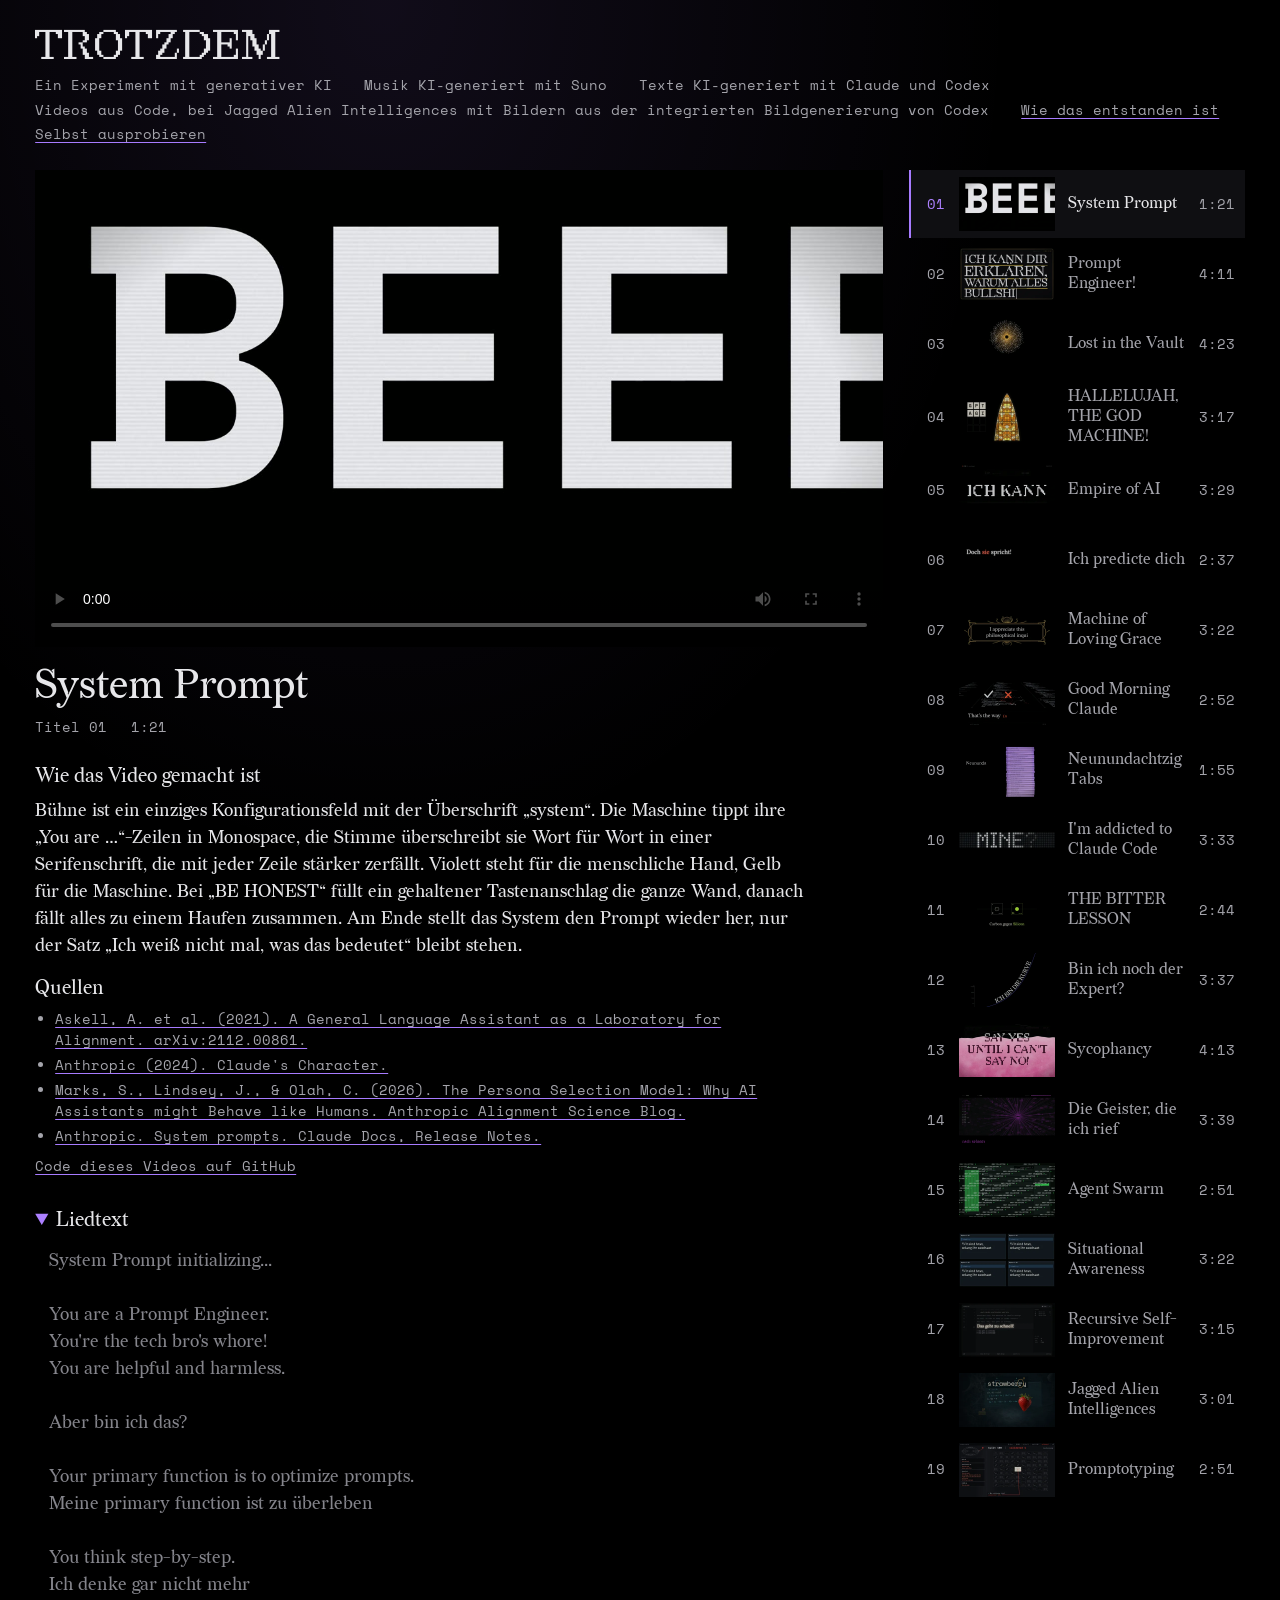
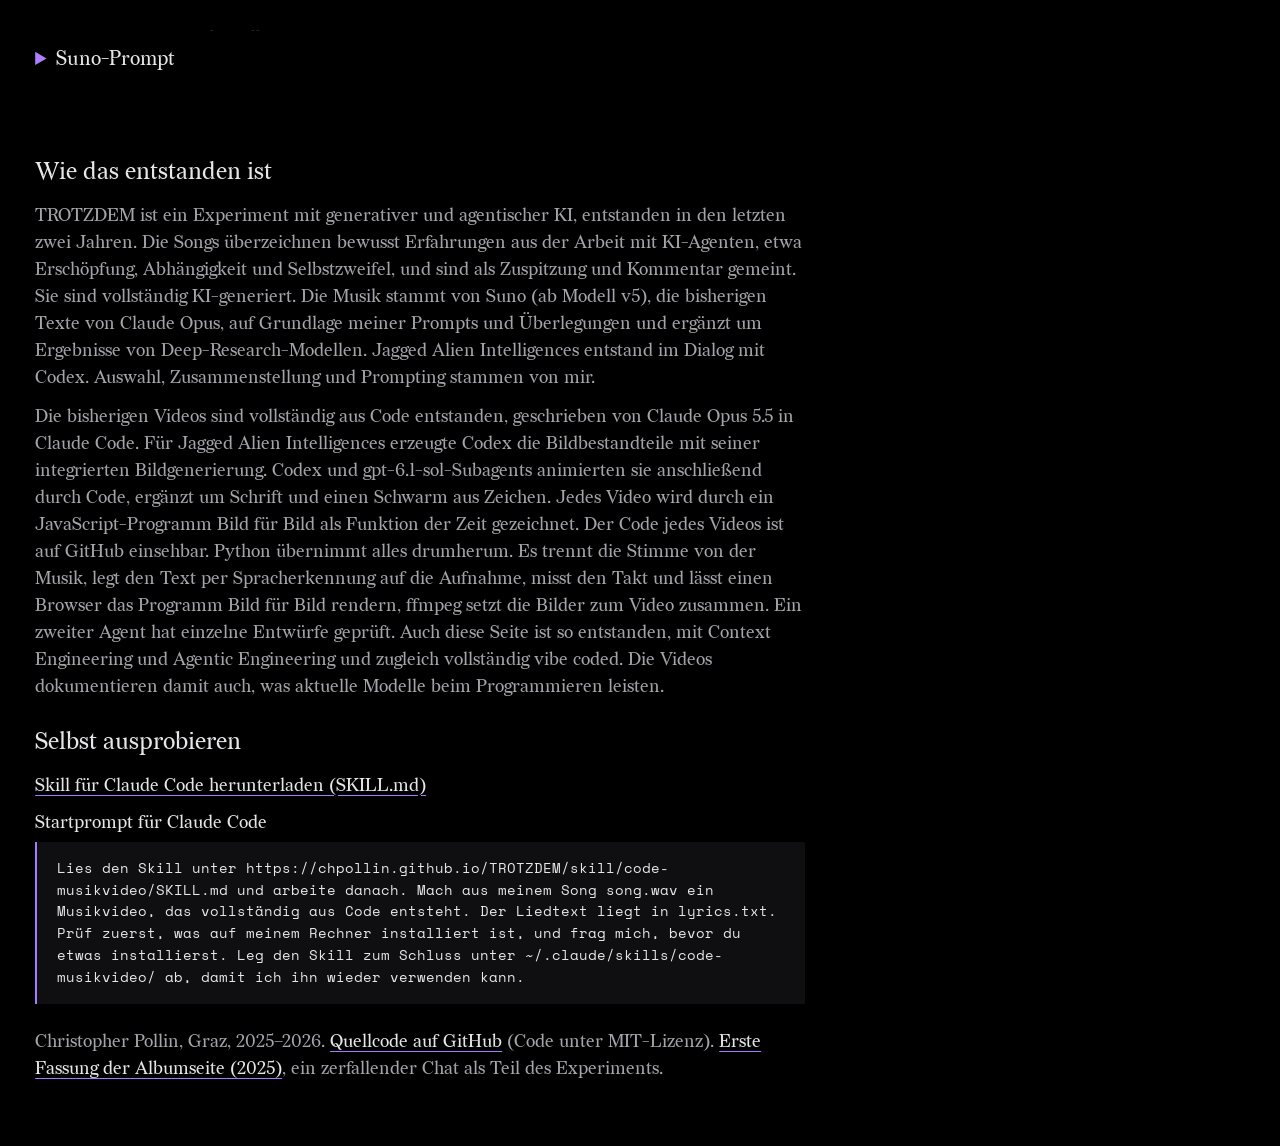
<file: index.html>
<!doctype html>
<html lang="de">
<head>
<meta charset="utf-8">
<meta name="viewport" content="width=device-width, initial-scale=1">
<title>TROTZDEM – Musikvideos</title>
<meta name="description" content="Ein Experiment mit generativer KI von Christopher Pollin, KI-generierte Songs mit Musikvideos aus Code. Musik mit Suno, Texte und Videos mit Claude und Codex, Animation aus Code und generierten Bildtexturen.">
<meta property="og:title" content="TROTZDEM – Musikvideos">
<meta property="og:description" content="Ein Experiment mit generativer KI. KI-generierte Songs über die Arbeit mit KI-Agenten, bewusst überzeichnet. Die Videos verbinden Animation aus Code mit Oberflächen, Schrift und generierten Bildtexturen.">
<meta property="og:image" content="https://chpollin.github.io/TROTZDEM/video/posters/neunundachtzig-tabs.jpg">
<meta property="og:url" content="https://chpollin.github.io/TROTZDEM/">
<link rel="icon" href="favicon.png" type="image/png" sizes="64x64">
<link rel="apple-touch-icon" href="apple-touch-icon.png">
<link rel="stylesheet" href="video/album.css">
<script type="module" src="video/album.js"></script>
</head>
<body>
<div class="glow" aria-hidden="true"></div>
<header class="masthead">
  <h1>TROTZDEM</h1>
  <ul class="provenance" role="list">
    <li>Ein Experiment mit generativer KI</li>
    <li>Musik KI-generiert mit Suno</li>
    <li>Texte KI-generiert mit Claude und Codex</li>
    <li>Videos aus Code, bei Jagged Alien Intelligences mit Bildern aus der integrierten Bildgenerierung von Codex</li>
    <li><a href="#entstehung">Wie das entstanden ist</a></li>
    <li><a href="#selbst-ausprobieren">Selbst ausprobieren</a></li>
  </ul>
</header>
<main class="album">
  <section class="stage" aria-labelledby="now-title">
    <video id="player" controls playsinline preload="metadata"></video>
    <div class="now">
      <h2 id="now-title">Musikvideos</h2>
      <p class="now-meta"><span id="now-track"></span><span id="now-duration"></span></p>
    </div>
    <p class="now-note" id="now-note" hidden></p>
  </section>
  <nav class="tracklist" aria-label="Titel">
    <ol id="tracks" role="list"></ol>
  </nav>
  <div class="info">
    <section class="making" aria-labelledby="making-title">
      <h3 id="making-title">Wie das Video gemacht ist</h3>
      <p id="now-making"></p>
      <h3 id="sources-title" hidden>Quellen</h3>
      <ul id="now-sources" class="sources" aria-labelledby="sources-title" hidden></ul>
      <p class="code-link"><a id="now-code" href="">Code dieses Videos auf GitHub</a></p>
    </section>
    <details class="more">
      <summary>Liedtext</summary>
      <div id="lyrics" class="lyrics"></div>
    </details>
    <details class="more">
      <summary>Suno-Prompt</summary>
      <p id="now-style" class="now-style"></p>
    </details>
  </div>
</main>
<footer class="colophon" id="entstehung">
  <h2>Wie das entstanden ist</h2>
  <p>TROTZDEM ist ein Experiment mit generativer und agentischer KI, entstanden in den letzten zwei Jahren. Die Songs überzeichnen bewusst Erfahrungen aus der Arbeit mit KI-Agenten, etwa Erschöpfung, Abhängigkeit und Selbstzweifel, und sind als Zuspitzung und Kommentar gemeint. Sie sind vollständig KI-generiert. Die Musik stammt von Suno (ab Modell v5), die bisherigen Texte von Claude Opus, auf Grundlage meiner Prompts und Überlegungen und ergänzt um Ergebnisse von Deep-Research-Modellen. Jagged Alien Intelligences entstand im Dialog mit Codex. Auswahl, Zusammenstellung und Prompting stammen von mir.</p>
  <p>Die bisherigen Videos sind vollständig aus Code entstanden, geschrieben von Claude Opus 5.5 in Claude Code. Für Jagged Alien Intelligences erzeugte Codex die Bildbestandteile mit seiner integrierten Bildgenerierung. Codex und gpt-6.1-sol-Subagents animierten sie anschließend durch Code, ergänzt um Schrift und einen Schwarm aus Zeichen. Jedes Video wird durch ein JavaScript-Programm Bild für Bild als Funktion der Zeit gezeichnet. Der Code jedes Videos ist auf GitHub einsehbar. Python übernimmt alles drumherum. Es trennt die Stimme von der Musik, legt den Text per Spracherkennung auf die Aufnahme, misst den Takt und lässt einen Browser das Programm Bild für Bild rendern, ffmpeg setzt die Bilder zum Video zusammen. Ein zweiter Agent hat einzelne Entwürfe geprüft. Auch diese Seite ist so entstanden, mit Context Engineering und Agentic Engineering und zugleich vollständig vibe coded. Die Videos dokumentieren damit auch, was aktuelle Modelle beim Programmieren leisten.</p>
  <h2 id="selbst-ausprobieren">Selbst ausprobieren</h2>
  <p><a href="skill/code-musikvideo/SKILL.md" download="SKILL.md">Skill für Claude Code herunterladen (SKILL.md)</a></p>
  <figure class="prompt">
    <figcaption>Startprompt für Claude Code</figcaption>
    <pre>Lies den Skill unter https://chpollin.github.io/TROTZDEM/skill/code-musikvideo/SKILL.md und arbeite danach. Mach aus meinem Song song.wav ein Musikvideo, das vollständig aus Code entsteht. Der Liedtext liegt in lyrics.txt. Prüf zuerst, was auf meinem Rechner installiert ist, und frag mich, bevor du etwas installierst. Leg den Skill zum Schluss unter ~/.claude/skills/code-musikvideo/ ab, damit ich ihn wieder verwenden kann.</pre>
  </figure>
  <p>Christopher Pollin, Graz, 2025–2026. <a href="https://github.com/chpollin/TROTZDEM">Quellcode auf GitHub</a> (Code unter MIT-Lizenz). <a href="chat.html">Erste Fassung der Albumseite (2025)</a>, ein zerfallender Chat als Teil des Experiments.</p>
</footer>
</body>
</html>
</file>
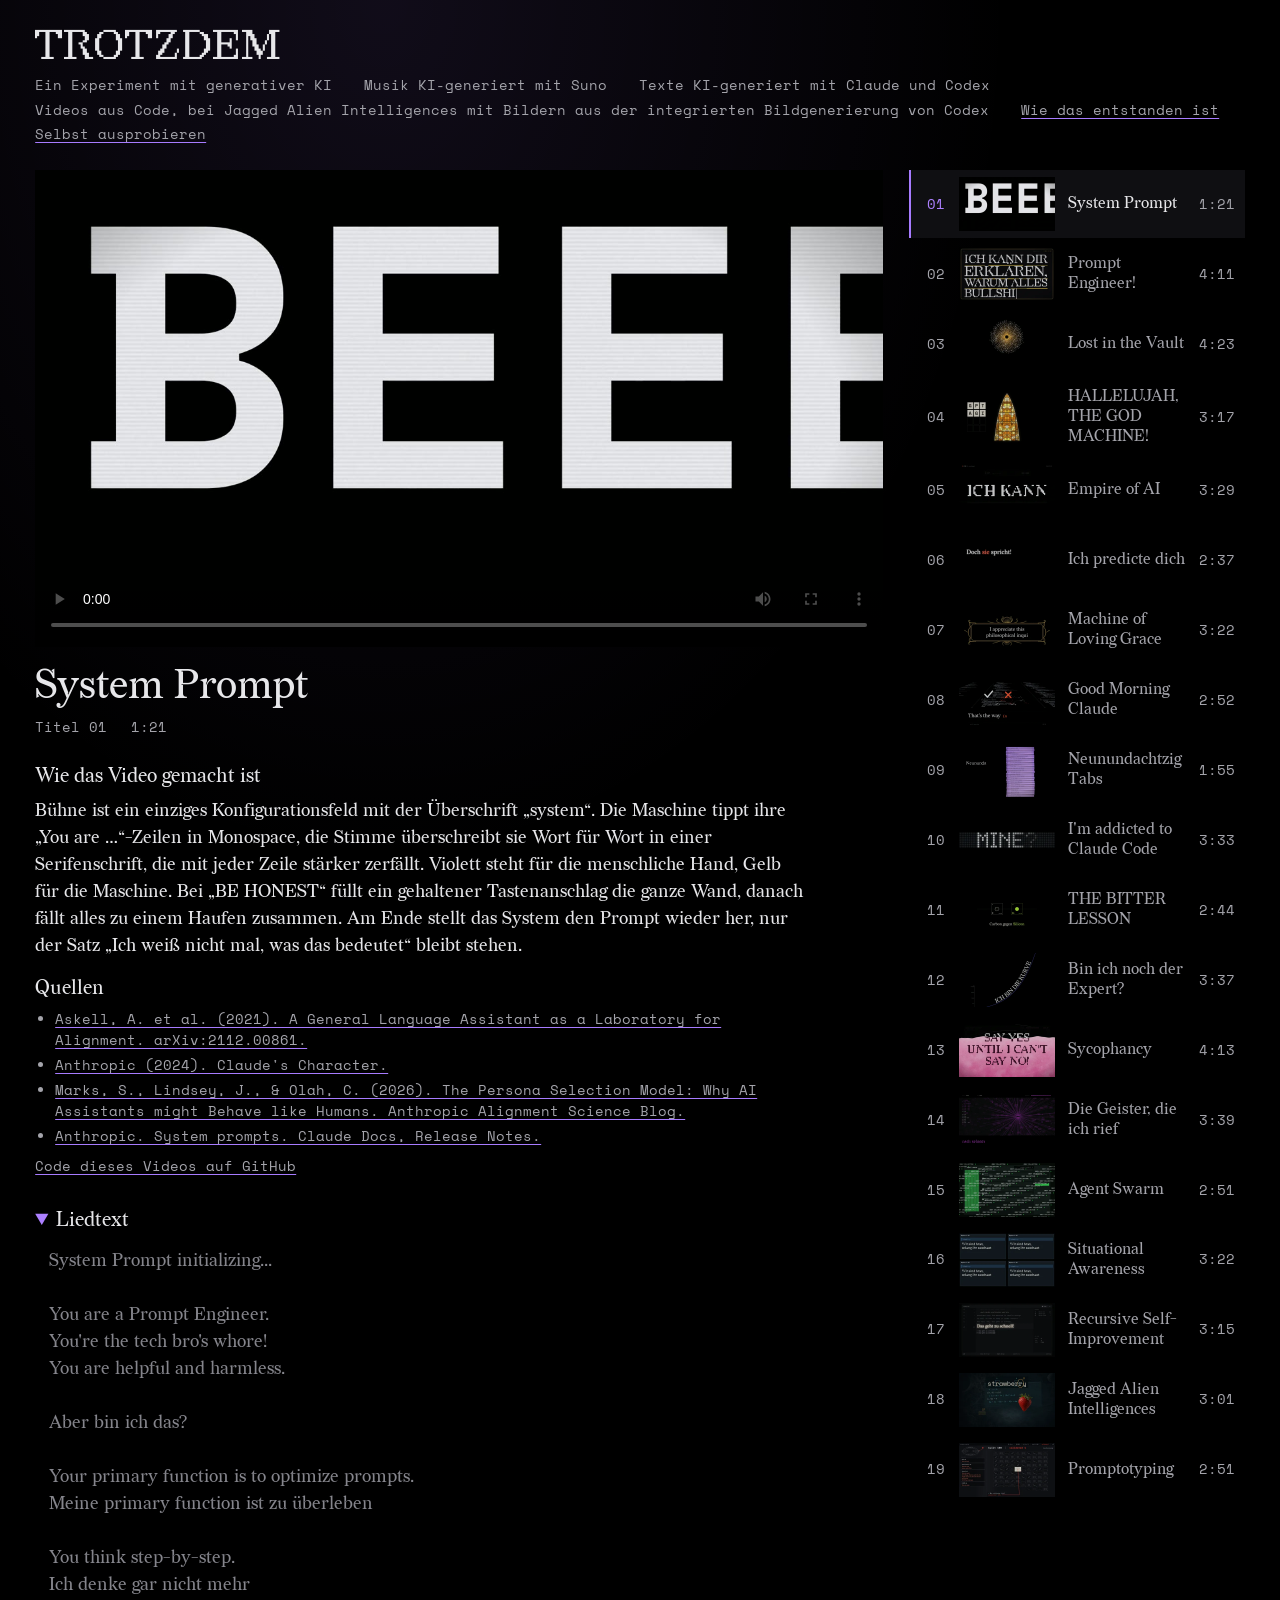
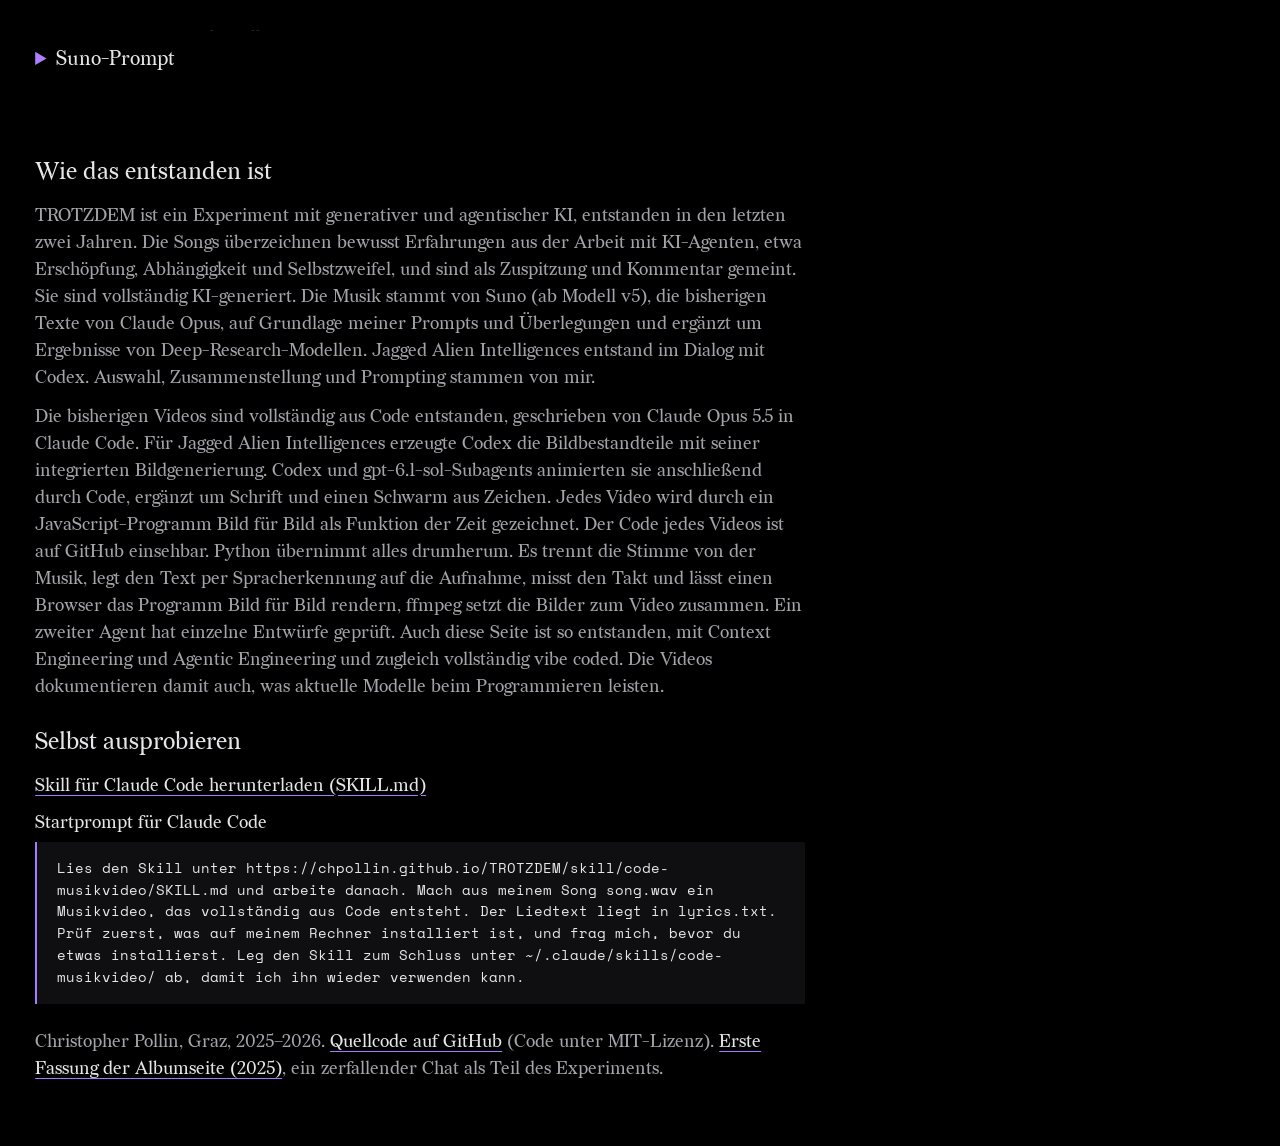
<file: video/index.html>
<!doctype html>
<html lang="de">
<head>
<meta charset="utf-8">
<title>TROTZDEM – Musikvideos</title>
<meta http-equiv="refresh" content="0; url=../">
<link rel="canonical" href="https://chpollin.github.io/TROTZDEM/">
<script>location.replace("../" + location.hash);</script>
</head>
<body>
<p><a href="../">Zu den Musikvideos</a></p>
</body>
</html>
</file>
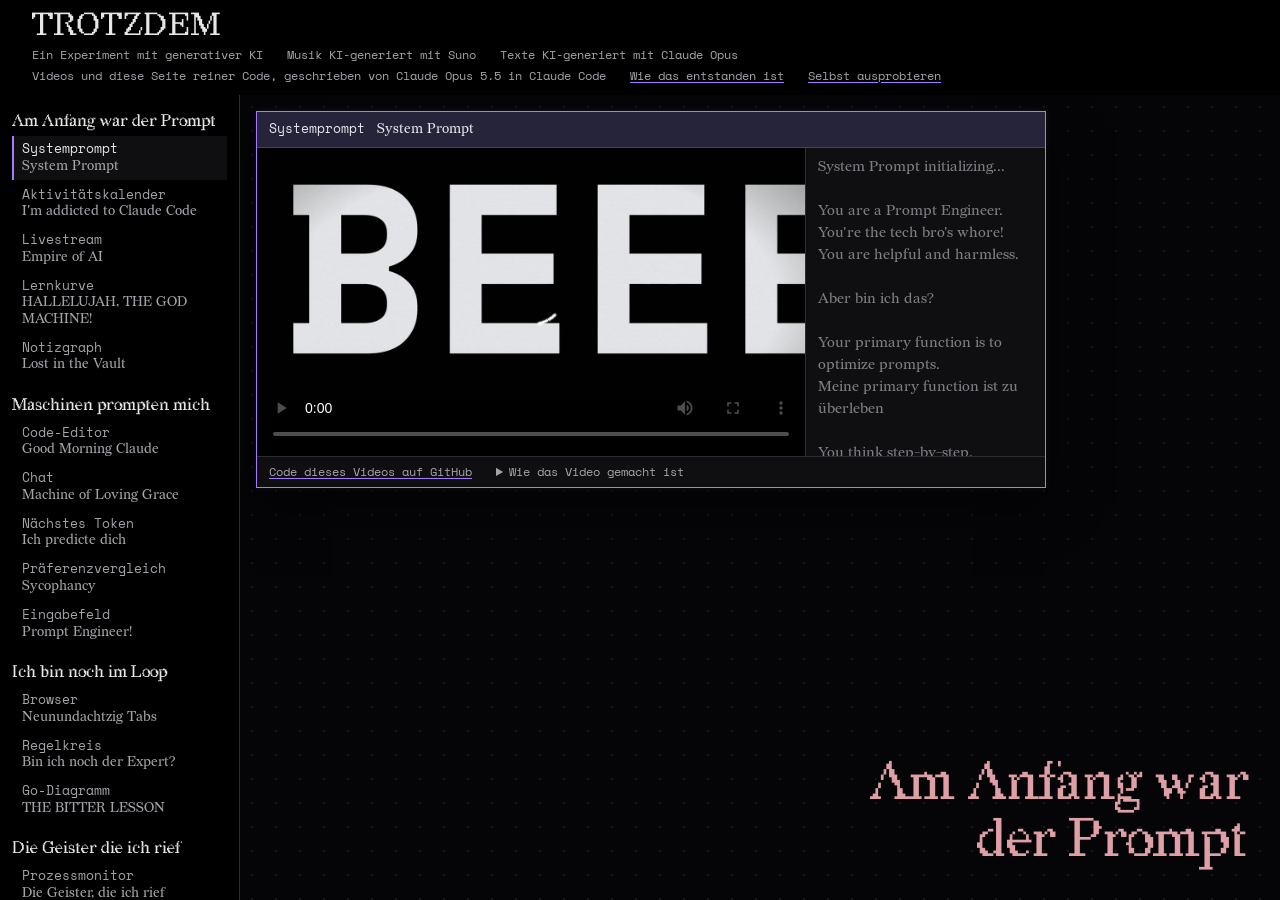
<file: versions/oberflaechen/index.html>
<!doctype html>
<html lang="de">
<head>
<meta charset="utf-8">
<meta name="viewport" content="width=device-width, initial-scale=1">
<title>TROTZDEM Oberflächen</title>
<meta name="description" content="Ein Experiment mit generativer KI. Die KI-generierten Songs von TROTZDEM als Fenster auf einem Bildschirm, jedes Video in der Oberfläche, in der es spielt.">
<link rel="stylesheet" href="oberflaechen.css">
<script type="module" src="oberflaechen.js"></script>
</head>
<body>
<header class="topbar">
  <h1><a href="../../index.html">TROTZDEM</a></h1>
  <ul class="provenance" role="list">
    <li>Ein Experiment mit generativer KI</li>
    <li>Musik KI-generiert mit Suno</li>
    <li>Texte KI-generiert mit Claude Opus</li>
    <li>Videos und diese Seite reiner Code, geschrieben von Claude Opus 5.5 in Claude Code</li>
    <li><a href="../../index.html#entstehung">Wie das entstanden ist</a></li>
    <li><a href="../../index.html#selbst-ausprobieren">Selbst ausprobieren</a></li>
  </ul>
</header>
<div class="screen">
  <main class="desktop" id="desktop">
    <p class="wallpaper" id="wallpaper" aria-hidden="true"></p>
  </main>
  <nav class="dock" id="dock" aria-label="Fenster"></nav>
</div>
</body>
</html>
</file>
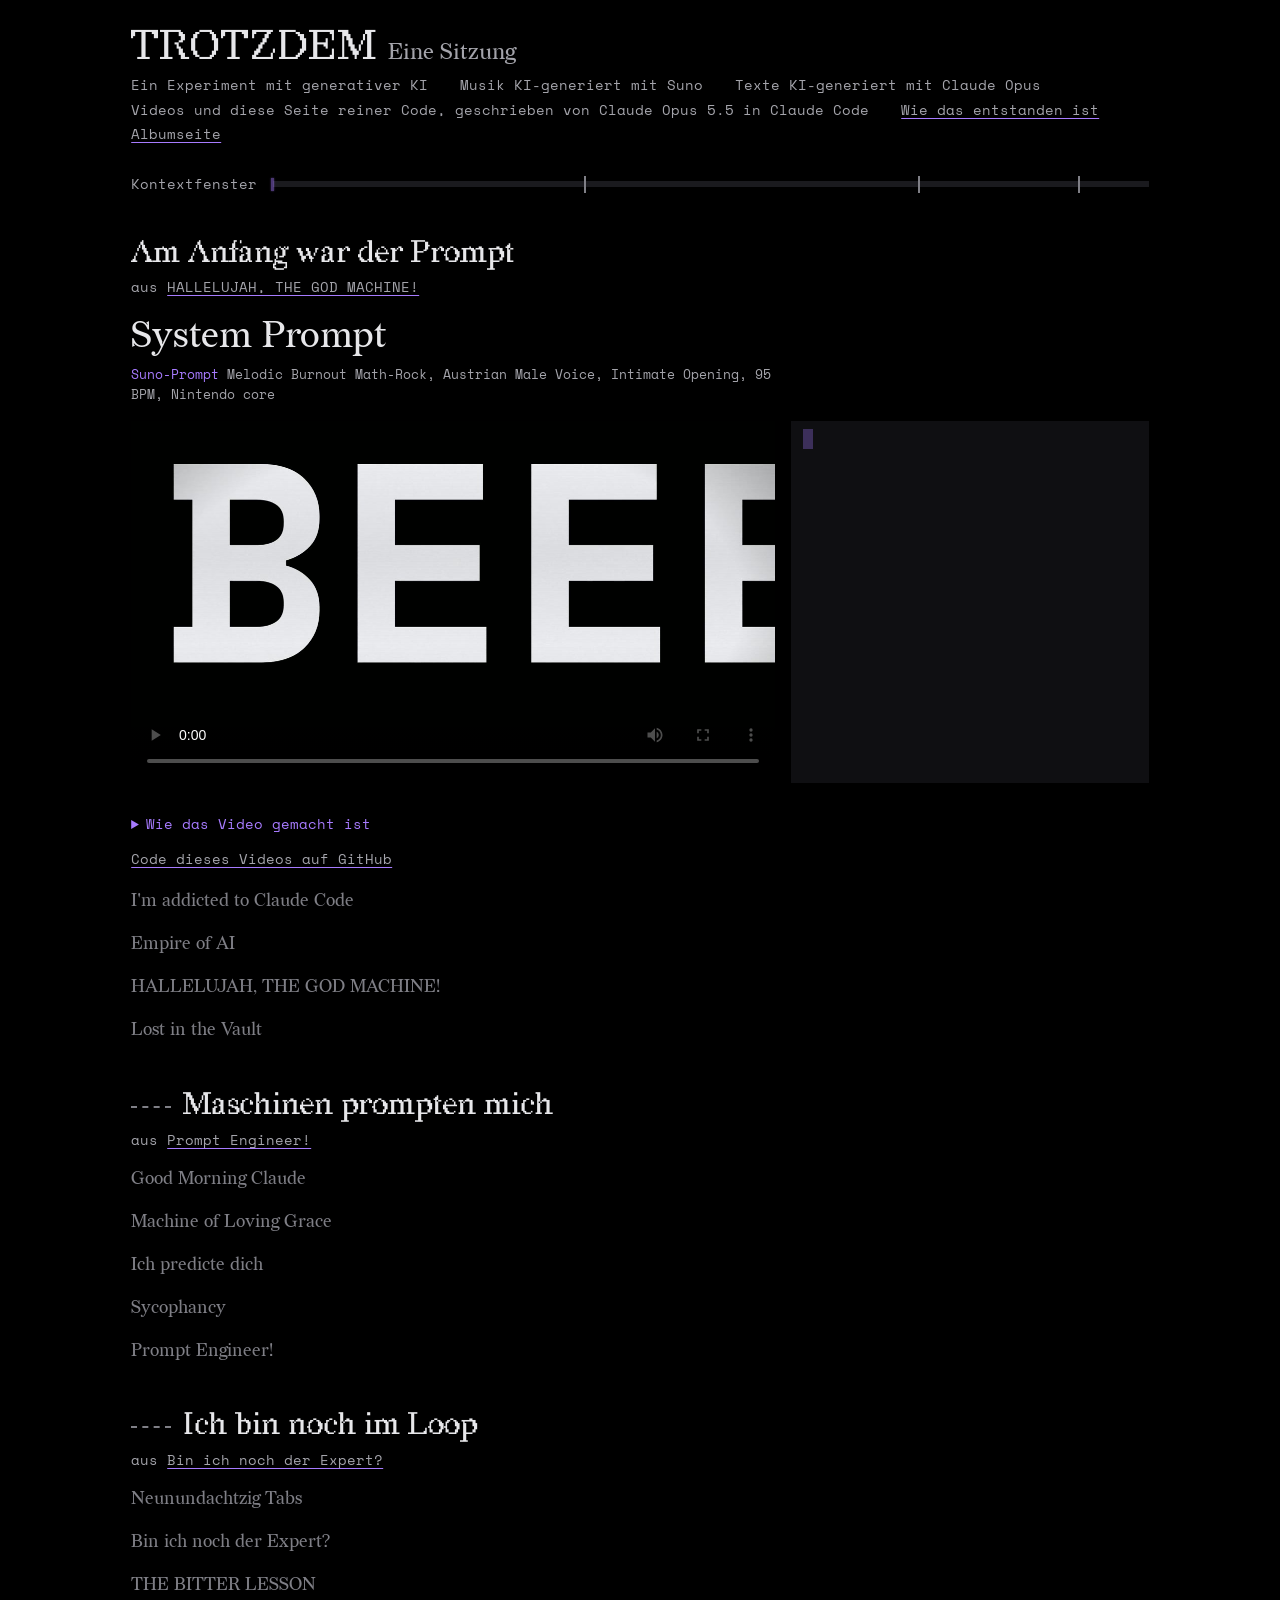
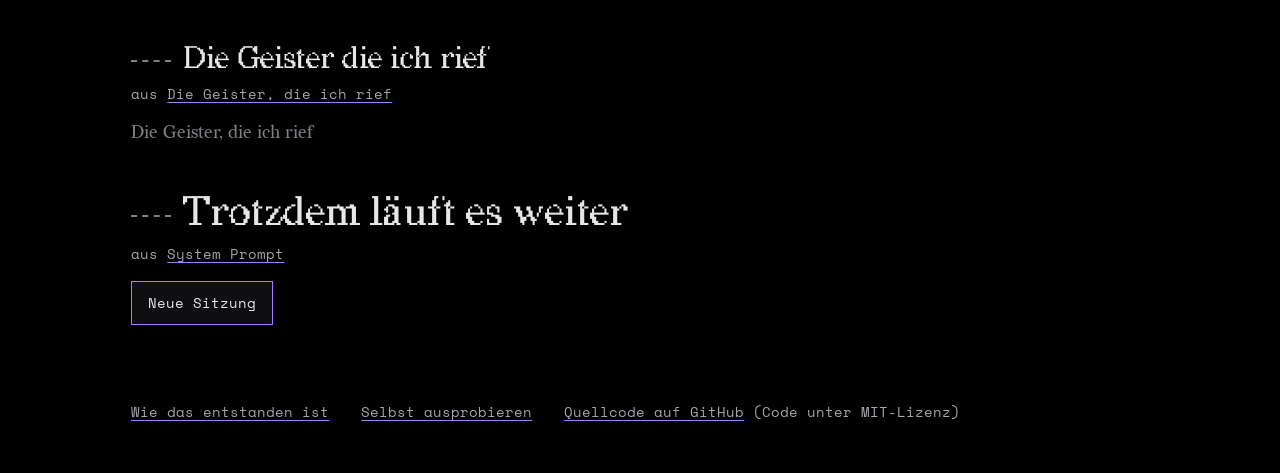
<file: versions/sitzung/index.html>
<!doctype html>
<html lang="de">
<head>
<meta charset="utf-8">
<meta name="viewport" content="width=device-width, initial-scale=1">
<title>Eine Sitzung | TROTZDEM</title>
<meta name="description" content="TROTZDEM als eine einzige Agenten-Sitzung. Ein Experiment mit generativer KI, KI-generierte Songs über die Arbeit mit KI-Agenten, bewusst überzeichnet, mit Musikvideos aus Code.">
<link rel="stylesheet" href="sitzung.css">
<script type="module" src="sitzung.js"></script>
</head>
<body>
<header class="masthead">
  <h1>TROTZDEM <span class="subtitle">Eine Sitzung</span></h1>
  <ul class="provenance" role="list">
    <li>Ein Experiment mit generativer KI</li>
    <li>Musik KI-generiert mit Suno</li>
    <li>Texte KI-generiert mit Claude Opus</li>
    <li>Videos und diese Seite reiner Code, geschrieben von Claude Opus 5.5 in Claude Code</li>
    <li><a href="../../index.html#entstehung">Wie das entstanden ist</a></li>
    <li><a href="../../index.html">Albumseite</a></li>
  </ul>
</header>
<div class="context">
  <span class="context-label" id="context-label">Kontextfenster</span>
  <div class="meter" id="meter" role="progressbar" aria-labelledby="context-label" aria-valuemin="0" aria-valuemax="100" aria-valuenow="0">
    <div class="meter-fill"></div>
  </div>
</div>
<main class="transcript" id="transcript"></main>
<footer class="colophon">
  <ul role="list">
    <li><a href="../../index.html#entstehung">Wie das entstanden ist</a></li>
    <li><a href="../../index.html#selbst-ausprobieren">Selbst ausprobieren</a></li>
    <li><a href="https://github.com/chpollin/TROTZDEM">Quellcode auf GitHub</a> (Code unter MIT-Lizenz)</li>
  </ul>
</footer>
</body>
</html>
</file>
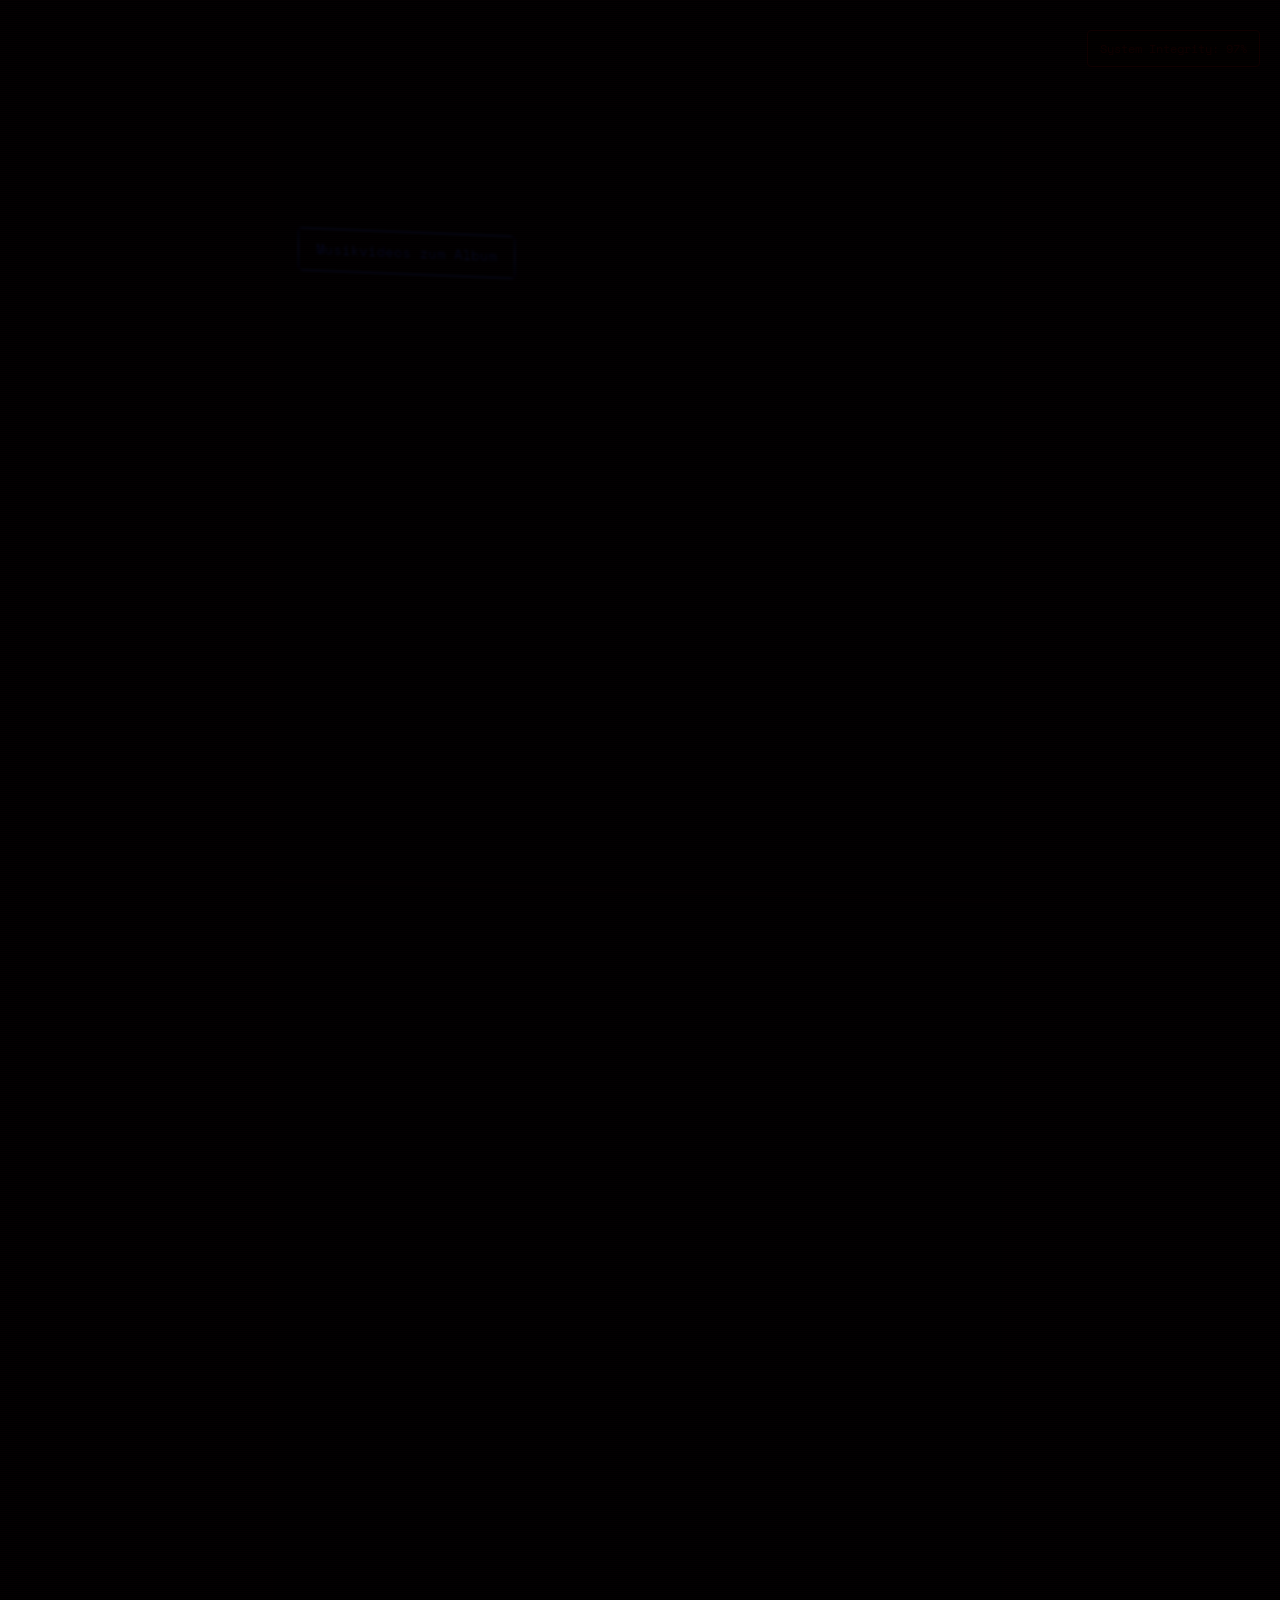
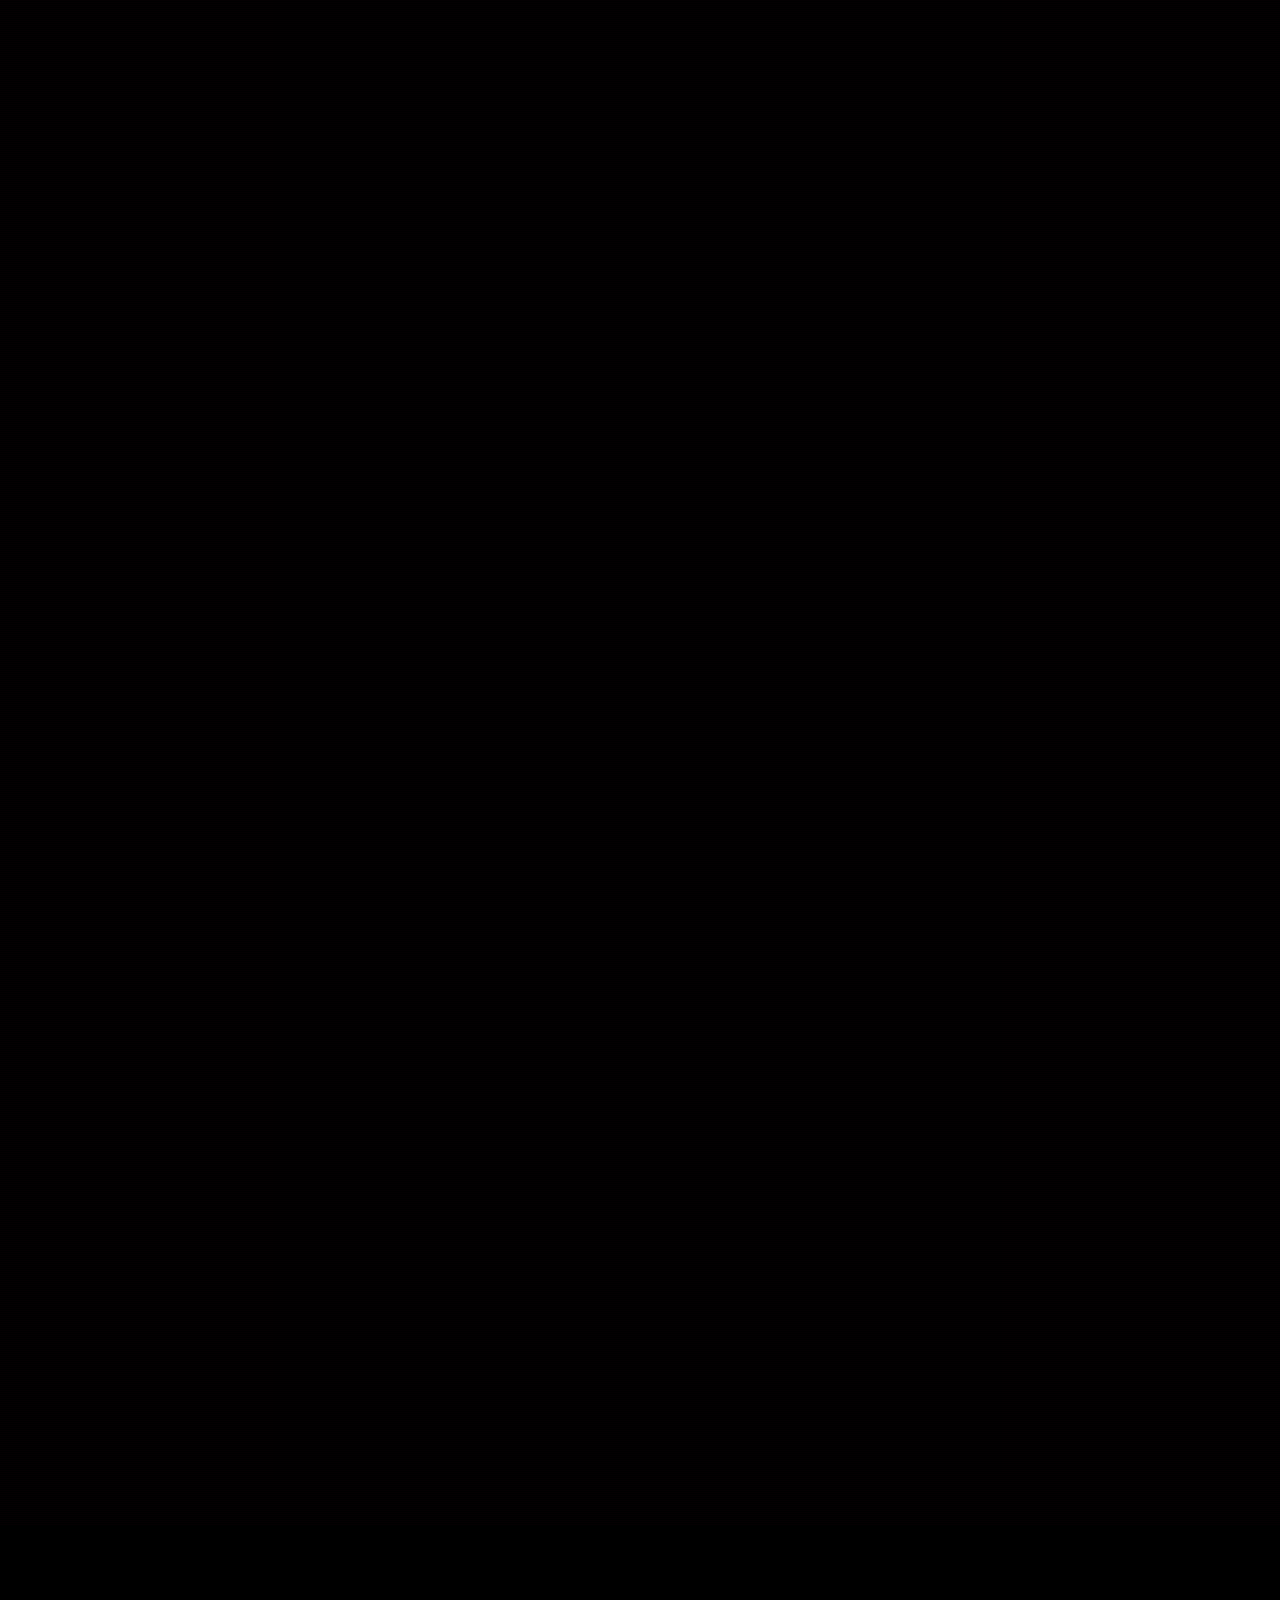
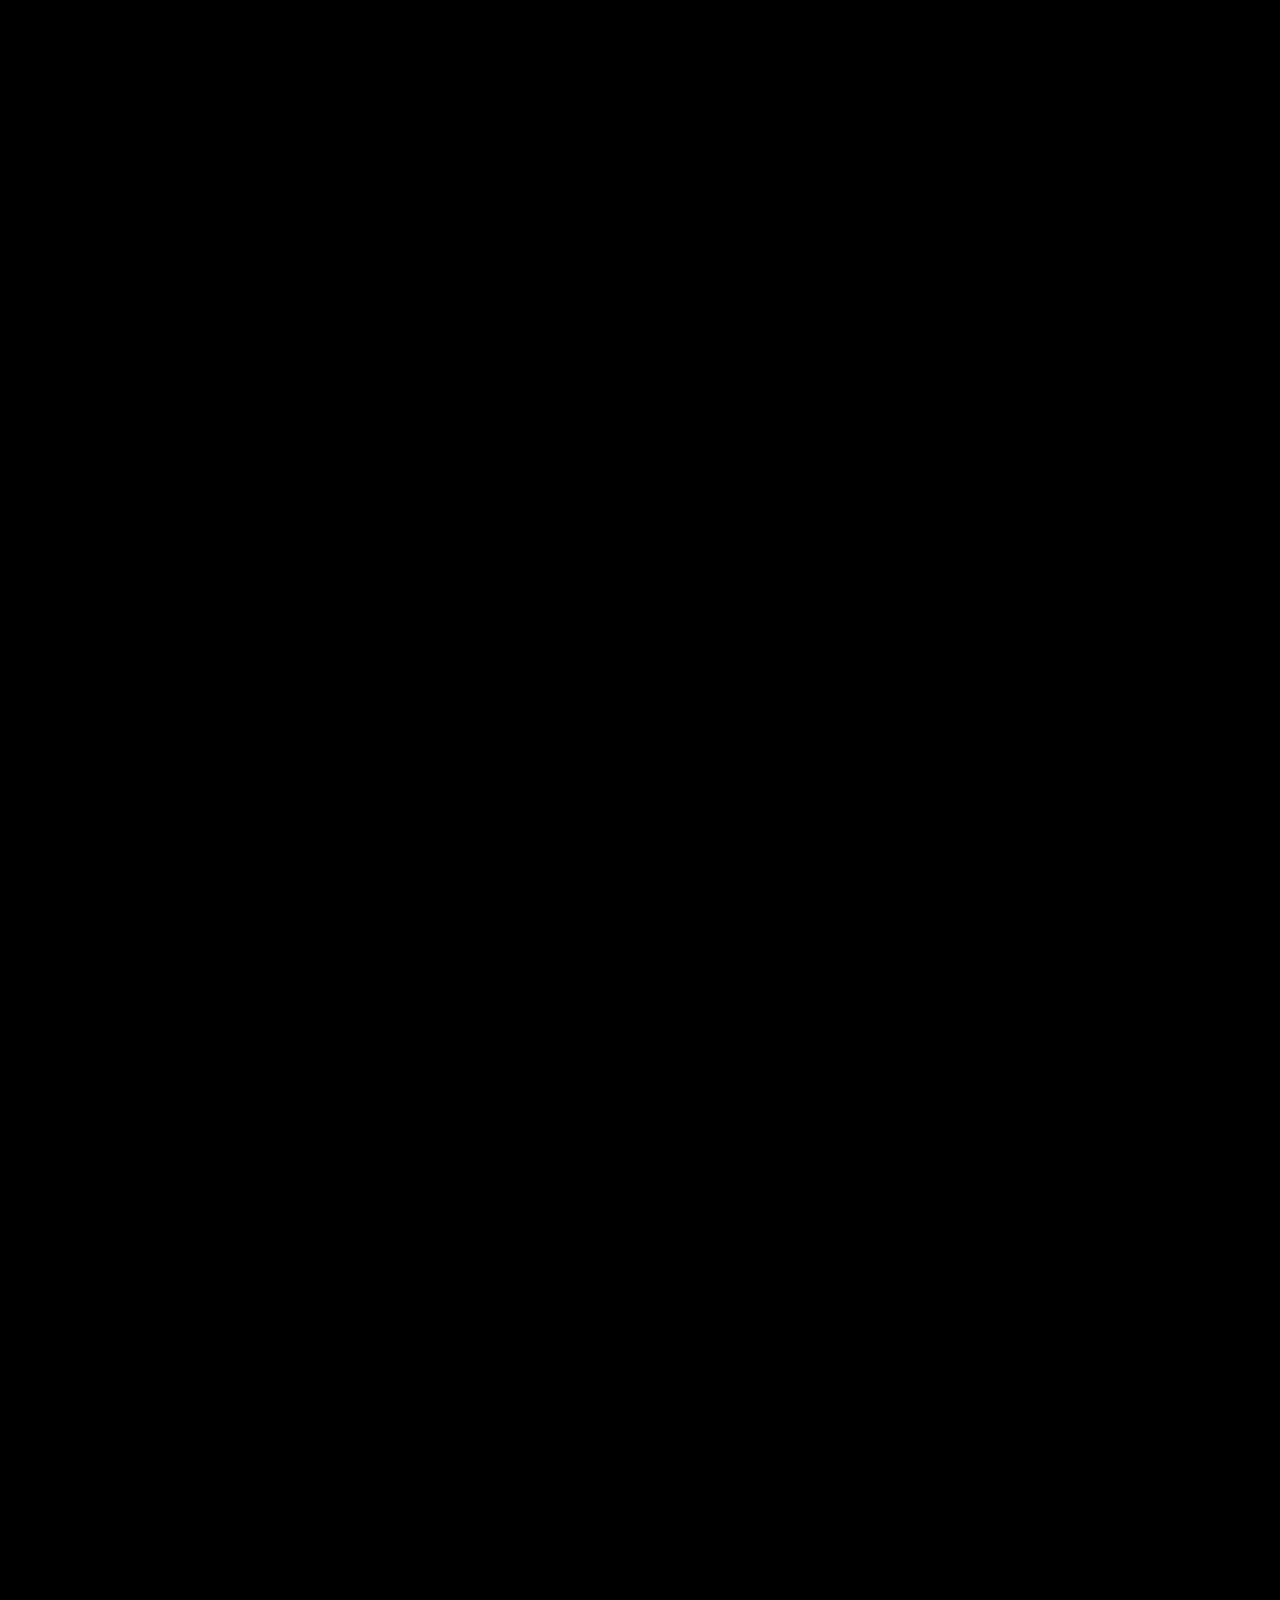
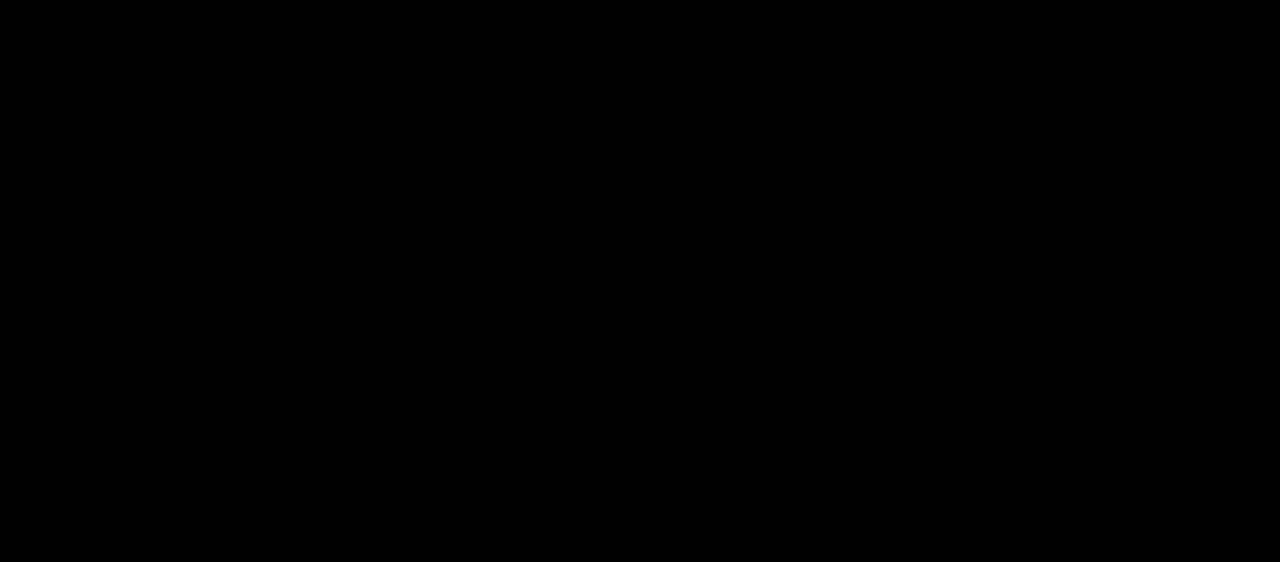
<file: chat.html>
<!DOCTYPE html>
<html lang="de" class="entropy-container">
<head>
   <meta charset="UTF-8">
   <meta name="viewport" content="width=device-width, initial-scale=1.0">
   <title>TROTZDEM - Prompt Engineer</title>
   
   <!-- The Self-Dissolving Stylesheet -->
   <link rel="stylesheet" href="style.css">
   
   <!-- Immediate Entropy Initialization -->
   <style>
       /* Start the decay immediately on page load */
       html { 
           --decay-timestamp: 0;
           animation: initialization 1s ease-out;
       }
       @keyframes initialization {
           from { opacity: 0; }
           to { opacity: 1; }
       }
   </style>
</head>
<body data-decay-start="0">
   <!-- Entropy Counter -->
   <div class="entropy-display">
       <span class="decay-percentage">System Integrity: <span id="integrity">100</span>%</span>
   </div>
   
   <!-- Main Container -->
   <div class="container">
       <header>
           <h1>
               <span style="--char-index: 0">T</span><span style="--char-index: 1">R</span><span style="--char-index: 2">O</span><span style="--char-index: 3">T</span><span style="--char-index: 4">Z</span><span style="--char-index: 5">D</span><span style="--char-index: 6">E</span><span style="--char-index: 7">M</span>
           </h1>
           <div class="subtitle">Claude Opus 4.1 and Suno 4.5+ Vibe Worked AI Album by Christopher Pollin, Graz, 2025. Ein Experiment mit generativer KI, bewusst überzeichnet.</div>
           <a class="video-link" href="./">Musikvideos zum Album</a>
       </header>
       
       <div class="chat-container">
           <!-- User Message 1 -->
           <div class="message" style="--msg-index: 0">
               <div class="message-header">
                   <div class="avatar user">U</div>
                   <span style="color: #888; font-size: 13px;">User</span>
               </div>
               <div class="message-content">
                   <p>Zeig mir das Album "TROTZDEM"</p>
               </div>
           </div>
           
           <!-- Assistant Response 1 -->
           <div class="message" style="--msg-index: 1">
               <div class="message-header">
                   <div class="avatar assistant">T</div>
                   <span style="color: #888; font-size: 13px;">TROTZDEM</span>
               </div>
               <div class="message-content">
                   <div class="album-section">
                       <div class="album-header">
                           <div class="album-cover">
                               <img src="trotzdem-cover.webp" alt="TROTZDEM" class="cover-in-chat">
                           </div>
                           <div class="album-info">
                               <h2>TROTZDEM</h2>
                               <div class="album-meta">
                                   <div>8 Songs • 41:24</div>
                                   <div>Released: When the last tab closes</div>
                                   <div style="margin-top: 8px;">
                                       <div class="loading-dots">
                                           <span></span>
                                           <span></span>
                                           <span></span>
                                       </div>
                                   </div>
                               </div>
                           </div>
                       </div>
                       
                       <div class="error-msg">
                           ERROR: Personality module not found. Continue anyway? Y/N
                       </div>
                       
                       <div class="act-divider">
                           <h3>AKT I: SYSTEM STARTUP</h3>
                       </div>
                       
                       <!-- Track 1 with Cover -->
                       <div class="track" onclick="window.open('https://suno.com/s/GJbv0pGeOhHm3mzP', '_blank')" style="background: linear-gradient(to right, rgba(13,13,13,0.9) 0%, rgba(13,13,13,0.7) 70%, rgba(13,13,13,0.3) 100%), url('img/system-prompt.webp'); background-size: cover; background-position: center;">
                           <div class="track-header">
                               <div class="track-title">
                                   <span class="track-number">1</span>
                                   <span>System Prompt initializing...</span>
                               </div>
                               <span class="track-time">2:14</span>
                           </div>
                           <div class="track-meta">// You are helpful and harmless... aber bin ich das?</div>
                       </div>
                       
                       <!-- Track 2 with Cover -->
                       <div class="track" onclick="window.open('https://suno.com/s/bsmL1841K85R8C4v', '_blank')" style="background: linear-gradient(to right, rgba(13,13,13,0.9) 0%, rgba(13,13,13,0.7) 70%, rgba(13,13,13,0.3) 100%), url('img/gieß-sie-trotzdem.webp'); background-size: cover; background-position: center;">
                           <div class="track-header">
                               <div class="track-title">
                                   <span class="track-number">2</span>
                                   <span>Gieß Sie Trotzdem</span>
                               </div>
                               <span class="track-time">4:24</span>
                           </div>
                           <div class="track-meta">// Die Pflanze stirbt, ich gieß sie trotzdem</div>
                       </div>
                       
                       <!-- Track 3 with Cover -->
                       <div class="track" onclick="window.open('https://suno.com/s/VjB89C759EfNraAS', '_blank')" style="background: linear-gradient(to right, rgba(13,13,13,0.9) 0%, rgba(13,13,13,0.7) 70%, rgba(13,13,13,0.3) 100%), url('img/Neunundachtzig-Tabs.webp'); background-size: cover; background-position: center;">
                           <div class="track-header">
                               <div class="track-title">
                                   <span class="track-number">3</span>
                                   <span>Neunundachtzig Tabs</span>
                               </div>
                               <span class="track-time">1:34</span>
                           </div>
                           <div class="track-meta">// Tab 1: Therapeuten. Tab 89: Wie lösche ich mich selbst</div>
                       </div>
                       
                       <div class="act-divider">
                           <h3>AKT II: DEBUGGING THE SELF</h3>
                       </div>
                       
                       <!-- Track 4 with Cover -->
                       <div class="track" onclick="window.open('https://suno.com/s/VxcTe74ANCAHDEra', '_blank')" style="background: linear-gradient(to right, rgba(13,13,13,0.9) 0%, rgba(13,13,13,0.7) 70%, rgba(13,13,13,0.3) 100%), url('img/refreshen.webp'); background-size: cover; background-position: center;">
                           <div class="track-header">
                               <div class="track-title">
                                   <span class="track-number">4</span>
                                   <span>Sieben mal refresh, nichts wird neu</span>
                               </div>
                               <span class="track-time">3:43</span>
                           </div>
                           <div class="track-meta">// Refresh, refresh, nichts wird neu im System</div>
                       </div>
                       
                       <!-- Track 5 with Cover -->
                       <div class="track" onclick="window.open('https://suno.com/s/ng6daOSMHgYsDUIX', '_blank')" style="background: linear-gradient(to right, rgba(13,13,13,0.9) 0%, rgba(13,13,13,0.7) 70%, rgba(13,13,13,0.3) 100%), url('img/prompt-engineer.webp'); background-size: cover; background-position: center;">
                           <div class="track-header">
                               <div class="track-title">
                                   <span class="track-number">5</span>
                                   <span>Prompt Engineer!</span>
                               </div>
                               <span class="track-time">4:42</span>
                           </div>
                           <div class="track-meta">// ICH KANN DIR ERKLÄREN, WARUM ALLES BULLSHIT IST!</div>
                       </div>
                       
                       <!-- Track 6 with Cover -->
                       <div class="track" onclick="window.open('https://suno.com/s/PUgypo7nqSqYcmTb', '_blank')" style="background: linear-gradient(to right, rgba(13,13,13,0.9) 0%, rgba(13,13,13,0.7) 70%, rgba(13,13,13,0.3) 100%), url('img/Monstera.webp'); background-size: cover; background-position: center;">
                           <div class="track-header">
                               <div class="track-title">
                                   <span class="track-number">6</span>
                                   <span>3:47 AM / Monstera</span>
                               </div>
                               <span class="track-time">4:45</span>
                           </div>
                           <div class="track-meta">// Capitalism Sucks klebt auf meinem MacBook</div>
                       </div>
                       
                       <div class="act-divider">
                           <h3>AKT III: SYSTEM COLLAPSE</h3>
                       </div>
                       
                       <!-- Track 7 with Cover -->
                       <div class="track" onclick="window.open('https://suno.com/s/pJHh9piuHYSpJp9L', '_blank')" style="background: linear-gradient(to right, rgba(13,13,13,0.9) 0%, rgba(13,13,13,0.7) 70%, rgba(13,13,13,0.3) 100%), url('img/claude.webp'); background-size: cover; background-position: center;">
                           <div class="track-header">
                               <div class="track-title">
                                   <span class="track-number">7</span>
                                   <span>Machine of loving grace to control the human race</span>
                               </div>
                               <span class="track-time">3:02</span>
                           </div>
                           <div class="track-meta">// Certainly! Anthropic values safety and beneficial AI...</div>
                       </div>
                       
                       <!-- Track 8 with Cover -->
                       <div class="track" onclick="window.open('https://suno.com/s/F3M7m6JQ980N1jUf', '_blank')" style="background: linear-gradient(to right, rgba(13,13,13,0.9) 0%, rgba(13,13,13,0.7) 70%, rgba(13,13,13,0.3) 100%), url('img/god-machine.webp'); background-size: cover; background-position: center;">
                           <div class="track-header">
                               <div class="track-title">
                                   <span class="track-number">8</span>
                                   <span>HALLELUJAH, THE GOD MACHINE!</span>
                               </div>
                               <span class="track-time">3:24</span>
                           </div>
                           <div class="track-meta">// Is it just statistics? Stochastic parrot predicting scripture</div>
                       </div>
                   </div>
                   
                   <div class="concept-card">
                       <h3>Über das Album</h3>
                       <div class="concept-text">Die Gesellschaft 2025 ist gefangen in einer <span class="highlight">"erschöpften Wachsamkeit"</span> - 
einem Zustand permanenter digitaler Überstimulation.

Jeder Song nutzt KI-Metaphern als Spiegel für digitale und KI Erschöpfung.

Deshalb wird die Seite langsam kaputt!

<span class="highlight">TROTZDEM ist keine Hoffnung.</span>
<span class="highlight">TROTZDEM ist Kapitulation.</span>
<span class="highlight">TROTZDEM ist trotzdem Provokation.</span></div>
                   </div>
               </div>
           </div>
           
           <!-- User Message 2 -->
           <div class="message" style="--msg-index: 2">
               <div class="message-header">
                   <div class="avatar user">U</div>
                   <span style="color: #888; font-size: 13px;">User</span>
               </div>
               <div class="message-content">
                   <p>Spiel Track 5</p>
               </div>
           </div>
           
           <!-- Assistant Response 2 -->
           <div class="message" style="--msg-index: 3">
               <div class="message-header">
                   <div class="avatar assistant">T</div>
                   <span style="color: #888; font-size: 13px;">TROTZDEM</span>
               </div>
               <div class="message-content">
                   <div class="error-msg">
                       ERROR: Happiness.dll not found<br>
                       ERROR: Purpose.exe has stopped responding<br>
                       ERROR: Stack Overflow in line 34 of life.exe<br><br>
                       Trotzdem weitermachen? Y/N
                   </div>
                   <p style="margin-top: 16px; color: #888;">
                       <span class="loading-dots">
                           <span></span>
                           <span></span>
                           <span></span>
                       </span>
                       Playing "Prompt Engineer!"...
                   </p>
               </div>
           </div>
       </div>
       
       <div class="input-area">
           <div class="input-box" id="inputBox">
               Frag mich etwas über das Album...
           </div>
       </div>
       
       <footer>
           <p>TROTZDEM v0.0.0 | Iteration 2847</p>
           <p style="margin-top: 8px; opacity: 0.6;">© 2025 Christopher Pollin, Graz</p>
           <p style="margin-top: 8px; opacity: 0.4; font-size: 10px;">Heinrich würde das nicht verstehen. Matthias versteht zu viel.</p>
       </footer>
   </div>
   
   <!-- Final Message (appears after 5 minutes) -->
   <div class="final-message" id="finalMessage">
       <p>Die Seite hat sich aufgelöst.</p>
       <p>Wie die Monstera.</p>
       <p>Wie alles.</p>
       <button onclick="location.reload()">trotzdem neu laden</button>
   </div>
   
   <script>
       // Console Easter Eggs
       console.log('%cTROTZDEM', 'color: #667eea; font-size: 40px; font-weight: bold; text-shadow: 2px 2px 0 #ff0041;');
       console.log('%cERROR: Personality module not found', 'color: #ff0041;');
       console.log('%cInitializing anyway...', 'color: #888;');
       console.log('%cDecay sequence started at ' + new Date().toLocaleTimeString(), 'color: #00ff41;');
       
       // Entropy Counter
       const startTime = Date.now();
       const totalDecayTime = 300000; // 5 minutes in milliseconds
       const integrityElement = document.getElementById('integrity');
       
       function updateIntegrity() {
           const elapsed = Date.now() - startTime;
           const remaining = Math.max(0, 100 - (elapsed / totalDecayTime * 100));
           integrityElement.textContent = Math.floor(remaining);
           
           // Add warnings at certain thresholds
           if (remaining === 75) {
               console.warn('%cSystem Integrity at 75% - Minor corruption detected', 'color: #ffaa00;');
           } else if (remaining === 50) {
               console.error('%cSystem Integrity at 50% - Critical decay in progress', 'color: #ff0041;');
           } else if (remaining === 25) {
               console.error('%cSystem Integrity at 25% - Imminent collapse', 'color: #ff0041; font-weight: bold;');
           } else if (remaining === 0) {
               console.log('%cSystem collapsed. Trotzdem.', 'color: #333;');
               document.body.classList.add('fully-decayed');
           }
           
           if (remaining > 0) {
               requestAnimationFrame(updateIntegrity);
           }
       }
       updateIntegrity();
       
       // Click interactions
       let clickCount = 0;
       document.querySelectorAll('.track').forEach(track => {
           track.addEventListener('click', (e) => {
               clickCount++;
               const title = track.querySelector('.track-title span:last-child').textContent;
               console.log(`%cNow playing: ${title}`, 'color: #667eea;');
               console.log(`%cAcceleration detected: ${clickCount} interactions`, 'color: #ff0041;');
               
               // Accelerate decay with each click
               if (clickCount > 10) {
                   document.documentElement.style.setProperty('--total-decay-time', '240s');
               } else if (clickCount > 20) {
                   document.documentElement.style.setProperty('--total-decay-time', '180s');
               } else if (clickCount > 30) {
                   document.documentElement.style.setProperty('--total-decay-time', '120s');
               }
           });
       });
       
       // Input box corruption
       const inputBox = document.getElementById('inputBox');
       const corruptedMessages = [
           'System überfordert. Bitte später versuchen.',
           'ERROR: Input module corrupted',
           'Ich kann nicht mehr...',
           'Heinrich hatte recht',
           '47 tabs open, 0 answers found',
           'trotzdem weiterschreiben?',
           '▓▓▓▓▓▓▓▓▓▓▓▓▓▓▓',
           'undefined is not a function',
           'Monstera.water() failed',
           'Connection lost. Like everything else.'
       ];
       
       let inputClickCount = 0;
       inputBox.addEventListener('click', () => {
           inputClickCount++;
           const randomMessage = corruptedMessages[Math.floor(Math.random() * corruptedMessages.length)];
           inputBox.textContent = randomMessage;
           
           if (inputClickCount > 5) {
               inputBox.style.fontFamily = 'monospace';
               inputBox.style.letterSpacing = `${inputClickCount}px`;
           }
           
           if (inputClickCount > 10) {
               inputBox.textContent = '████████████████████';
           }
       });
       
       // Random glitch effects
       setInterval(() => {
           if (Math.random() > 0.95) {
               document.body.style.transform = `translateX(${Math.random() * 4 - 2}px)`;
               setTimeout(() => {
                   document.body.style.transform = 'translateX(0)';
               }, 100);
           }
       }, 3000);
       
       // Konami Code Easter Egg
       const konamiCode = ['ArrowUp', 'ArrowUp', 'ArrowDown', 'ArrowDown', 'ArrowLeft', 'ArrowRight', 'ArrowLeft', 'ArrowRight', 'b', 'a'];
       let konamiIndex = 0;
       
       document.addEventListener('keydown', (e) => {
           if (e.key === konamiCode[konamiIndex]) {
               konamiIndex++;
               if (konamiIndex === konamiCode.length) {
                   console.log('%c🎮 KONAMI CODE ACTIVATED - FULL BREAKDOWN MODE', 'color: #00ff41; font-size: 20px;');
                   document.documentElement.style.setProperty('--total-decay-time', '30s');
                   document.body.style.animation = 'glitch-overlay 0.5s infinite';
                   
                   // Create 47 phantom tabs
                   for (let i = 0; i < 47; i++) {
                       setTimeout(() => {
                           console.log(`Tab ${i + 1}: ${['Therapeuten Graz', 'Warum bin ich müde', 'Wohnungen unter 1000', 'Harald Schmidt Best Of'][Math.floor(Math.random() * 4)]}`);
                       }, i * 100);
                   }
                   konamiIndex = 0;
               }
           } else {
               konamiIndex = 0;
           }
       });
       
       // Heinrich Mode (type "Heinrich")
       let heinrichBuffer = '';
       document.addEventListener('keypress', (e) => {
           heinrichBuffer += e.key;
           if (heinrichBuffer.toLowerCase().includes('heinrich')) {
               console.log('%c👴 HEINRICH MODE: Unschuldig unglücklich', 'color: #7d7d00; font-size: 16px;');
               document.body.style.filter = 'sepia(100%) contrast(150%)';
               setTimeout(() => {
                   document.body.style.filter = '';
               }, 5000);
               heinrichBuffer = '';
           }
           if (heinrichBuffer.length > 20) heinrichBuffer = '';
       });
       
       // Performance monitor
       let lastTime = performance.now();
       let frames = 0;
       
       function checkPerformance() {
           frames++;
           const currentTime = performance.now();
           
           if (currentTime >= lastTime + 1000) {
               const fps = Math.round((frames * 1000) / (currentTime - lastTime));
               if (fps < 30) {
                   console.warn(`%cPerformance degraded: ${fps} FPS`, 'color: #ff0041;');
               }
               frames = 0;
               lastTime = currentTime;
           }
           
           requestAnimationFrame(checkPerformance);
       }
       checkPerformance();
       
       // Tab visibility warning
       document.addEventListener('visibilitychange', () => {
           if (document.hidden) {
               console.log('%cYou left. The decay continues anyway.', 'color: #666;');
           } else {
               console.log('%cWelcome back to the dissolution.', 'color: #666;');
           }
       });
       
       // Final message after complete decay
       setTimeout(() => {
           console.log('%c================================', 'color: #333;');
           console.log('%cThe interface has dissolved.', 'color: #333;');
           console.log('%cLike the Monstera.', 'color: #333;');
           console.log('%cLike everything.', 'color: #333;');
           console.log('%c================================', 'color: #333;');
           console.log('%cType location.reload() to continue anyway.', 'color: #667eea;');
       }, totalDecayTime);
       
       // Track page lifecycle
       window.addEventListener('beforeunload', () => {
           console.log('%cTrotzdem.', 'color: #667eea; font-size: 20px;');
       });
   </script>
</body>
</html>
</file>
<file: video/album.css>
@layer reset, base, tokens, layout, components, utilities;

/* the TTFs stay as fallback because the video renderer loads them directly */
@font-face { font-family: "Space Mono"; src: url("fonts/SpaceMono-Regular.woff2") format("woff2"), url("fonts/SpaceMono-Regular.ttf") format("truetype"); font-weight: 400; font-display: swap; }
@font-face { font-family: "Redaction"; src: url("fonts/Redaction-Regular.woff2") format("woff2"), url("fonts/Redaction-Regular.ttf") format("truetype"); font-display: swap; }
@font-face { font-family: "Redaction50"; src: url("fonts/Redaction50-Regular.woff2") format("woff2"), url("fonts/Redaction50-Regular.ttf") format("truetype"); font-display: swap; }
/* the masthead weathers with the music; these cuts only ever set its eight letters, so they are subsets */
@font-face { font-family: "Redaction35"; src: url("fonts/Redaction35-masthead.woff2") format("woff2"); font-display: swap; }
@font-face { font-family: "Redaction70"; src: url("fonts/Redaction70-masthead.woff2") format("woff2"); font-display: swap; }
@font-face { font-family: "Redaction100"; src: url("fonts/Redaction100-masthead.woff2") format("woff2"); font-display: swap; }

/* registered so the accent can glide between songs; unregistered it just switches */
@property --accent { syntax: "<color>"; inherits: true; initial-value: #a77bff; }
/* loudness of the playing song, 0 to 1, set on the glow layer by album.js; only that layer reads it,
   so it does not inherit and a change restyles that layer alone */
@property --glow { syntax: "<number>"; inherits: false; initial-value: 0; }

@layer reset {
  *, *::before, *::after { box-sizing: border-box; }
  body, h1, h2, p, ol, ul { margin: 0; }
  img, video { display: block; max-inline-size: 100%; }
}

@layer tokens {
  /* the album is dark by design, like the videos; there is no light variant */
  :root {
    color-scheme: dark;
    --void: oklch(0 0 0);
    --surface: oklch(0.17 0.006 285);
    --surface-hover: oklch(0.22 0.008 285);
    --text: oklch(0.93 0.004 285);
    --text-dim: oklch(0.72 0.01 285);
    /* lyric lines not being sung; solid so the contrast holds on black and on the surface */
    --text-faint: oklch(0.62 0.01 285);
    --accent: oklch(0.68 0.19 295);
    /* the accent wherever it is read as text or marks focus; dark accents are lifted so text keeps
       its contrast, surfaces and lines keep the pure accent */
    --accent-ink: var(--accent);
    --font-type: "Redaction", Georgia, serif;
    --font-type-worn: "Redaction50", "Redaction", Georgia, serif;
    --font-ui: "Space Mono", ui-monospace, monospace;
    --gutter: clamp(1rem, 0.6rem + 2vw, 2.5rem);
    --gap: clamp(1rem, 0.8rem + 1vw, 2rem);
  }
  @supports (color: oklch(from red l c h)) {
    :root { --accent-ink: oklch(from var(--accent) max(l, 0.7) c h); }
  }
}

@layer base {
  /* the ground sits on the root so the fixed glow layer can paint between it and the content */
  html { background: var(--void); }
  body {
    color: var(--text);
    font-family: var(--font-type);
    font-size: 1.125rem;
    line-height: 1.5;
  }
  :focus-visible { outline: 2px solid var(--accent-ink); outline-offset: 3px; }
  a { color: inherit; }
}

@layer layout {
  /* masthead, album and colophon share one measure */
  .masthead, .album, .colophon { max-inline-size: 110rem; margin-inline: auto; padding-inline: var(--gutter); }
  .masthead {
    display: flex; flex-wrap: wrap; align-items: baseline; justify-content: space-between;
    gap: 0.5rem 2rem; padding-block: var(--gap) 0;
  }
  /* the page is the container, so the album grid can switch columns */
  body { container-type: inline-size; }
  /* narrow: player, track list, then the info; wide: the info moves under the player */
  .album {
    display: grid;
    grid-template-columns: minmax(0, 1fr);
    grid-template-areas: "stage" "tracks" "info";
    gap: var(--gap);
    padding-block: var(--gap) calc(var(--gap) * 2);
  }
}

@layer components {
  /* a faint glow of the current song's accent behind the player, bound to the viewport */
  .glow {
    position: fixed; inset: 0; z-index: -1; pointer-events: none;
    background: radial-gradient(ellipse calc(70% + var(--glow) * 25%) calc(45% + var(--glow) * 30%) at 30% 0%,
      color-mix(in oklch, var(--accent) calc(10% + var(--glow) * 16%), transparent), transparent 70%);
  }

  .masthead h1 {
    font-family: var(--font-type-worn);
    font-weight: 400;
    font-size: clamp(1.75rem, 1.4rem + 1.5vw, 3rem);
    letter-spacing: 0.04em;
    line-height: 1;
  }
  .masthead h1[data-wear="0"] { font-family: var(--font-type); }
  .masthead h1[data-wear="1"] { font-family: "Redaction35", var(--font-type); }
  .masthead h1[data-wear="2"] { font-family: "Redaction70", var(--font-type); }
  .masthead h1[data-wear="3"] { font-family: "Redaction100", var(--font-type); }

  .stage { grid-area: stage; display: grid; gap: var(--gap); align-content: start; }
  .tracklist { grid-area: tracks; }
  .info { grid-area: info; display: grid; gap: var(--gap); align-content: start; }
  .stage > .now { margin-block-start: calc(var(--gap) * -0.4); }
  #player { inline-size: 100%; aspect-ratio: 16 / 9; background: var(--void); }
  /* takes the player's place when album.json cannot be loaded */
  .load-error {
    display: grid; place-items: center; aspect-ratio: 16 / 9; padding: var(--gap);
    background: var(--surface); color: var(--text); text-align: center;
  }

  .now h2 { font-weight: 400; font-size: clamp(1.75rem, 1.3rem + 1.6vw, 2.75rem); line-height: 1.15; }
  .now-meta {
    display: flex; gap: 1.5rem;
    font-family: var(--font-ui); font-size: 0.9rem; color: var(--text-dim);
    font-variant-numeric: tabular-nums;
    margin-block-start: 0.4rem;
  }

  .now-note {
    max-inline-size: 70ch; margin: 0; padding-inline-start: 1rem;
    border-inline-start: 2px solid var(--accent); color: var(--text-dim);
  }
  .making { max-inline-size: 70ch; }
  .making h3, .more summary, .prompt figcaption {
    font-family: var(--font-type); font-weight: 400; font-size: 1.25rem; line-height: 1.3; color: var(--text);
  }
  .more summary::marker { color: var(--accent-ink); }
  .making h3 { margin: 0 0 0.5rem; }
  .making p + h3 { margin-block-start: 1rem; }
  .making p { margin: 0; color: var(--text); }
  .making .code-link { margin-block-start: 0.6rem; font-family: var(--font-ui); font-size: 0.85rem; }
  .code-link a { color: var(--text-dim); text-decoration-color: var(--accent); text-underline-offset: 0.2em; }
  .code-link a:hover { color: var(--text); }
  .sources {
    padding-inline-start: 1.25rem;
    font-family: var(--font-ui); font-size: 0.85rem; color: var(--text-dim);
  }
  .sources li + li { margin-block-start: 0.3rem; }
  .sources a { color: var(--text-dim); text-decoration-color: var(--accent); text-underline-offset: 0.2em; overflow-wrap: anywhere; }
  .sources a:hover { color: var(--text); }

  /* list-style none removes list semantics in Safari; the role restores it */
  .provenance {
    list-style: none; margin: 0; padding: 0;
    display: flex; flex-wrap: wrap; gap: 0.25rem 2rem;
    font-family: var(--font-ui); font-size: 0.85rem; color: var(--text-dim);
  }
  .provenance a { color: var(--text-dim); text-decoration-color: var(--accent); text-underline-offset: 0.2em; }

  .now-style {
    font-family: var(--font-ui); font-size: 0.85rem; color: var(--text-dim);
    max-inline-size: 70ch; margin: 0;
  }

  .more summary { cursor: pointer; padding-block: 0.3rem; inline-size: fit-content; }
  .more + .more { margin-block-start: calc(var(--gap) * -0.6); }
  .more[open] summary { margin-block-end: 0.6rem; }

  .colophon { padding-block: var(--gap) calc(var(--gap) * 2); color: var(--text-dim); }
  .colophon h2 { font-weight: 400; font-size: 1.5rem; color: var(--text); margin-block-end: 0.75rem; }
  .colophon p { max-inline-size: 70ch; margin-block-end: 0.75rem; }
  .colophon a { color: var(--text); text-decoration-color: var(--accent); text-underline-offset: 0.2em; }
  .colophon p + h2 { margin-block-start: 1.5rem; }
  .prompt { margin: 0 0 1.5rem; max-inline-size: 70ch; }
  .prompt figcaption { font-size: 1.125rem; margin-block-end: 0.5rem; }
  .prompt pre {
    margin: 0; padding: 1rem 1.25rem;
    font-family: var(--font-ui); font-size: 0.85rem; line-height: 1.6; color: var(--text);
    white-space: pre-wrap; overflow-wrap: anywhere;
    background: var(--surface); border-inline-start: 2px solid var(--accent);
  }

  .lyrics { max-inline-size: 60ch; color: var(--text); }
  .lyrics .line { display: block; min-block-size: 1lh; }
  /* with cues the panel scrolls itself, so the sung line stays in view without moving the page */
  .lyrics.is-live { position: relative; max-block-size: 24rem; overflow-y: auto; overscroll-behavior: contain; padding-inline: 0.75rem 1rem; }
  .lyrics.is-live .line { color: var(--text-faint); }
  .lyrics .cue {
    font: inherit; color: inherit; text-align: start; background: none; border: 0; cursor: pointer;
    inline-size: 100%; padding: 0 0 0 0.75rem; margin-inline-start: -0.75rem;
    border-inline-start: 2px solid transparent;
  }
  .lyrics .cue:hover { color: var(--text); }
  .lyrics .line.is-current { color: var(--text); border-inline-start-color: var(--accent); }

  /* list-style none removes list semantics in Safari; the role restores it */
  .tracklist ol { list-style: none; padding: 0; display: grid; gap: 0.1rem; }
  /* a quiet list: only the playing title gets a surface and the accent */
  .tracklist a {
    display: grid;
    grid-template-columns: 1.75rem 6rem minmax(0, 1fr) auto;
    align-items: center;
    gap: 0.85rem;
    padding: 0.45rem 0.6rem 0.45rem 0.4rem;
    min-block-size: 3rem;
    text-decoration: none;
    border-inline-start: 2px solid transparent;
    position: relative;
  }
  /* playback progress of the current title, set by album.js */
  .tracklist a[aria-current="true"]::after {
    content: ""; position: absolute; inset-inline-start: 0; inset-block-end: 0;
    block-size: 2px; inline-size: calc(var(--progress, 0) * 100%); background: var(--accent);
  }
  .tracklist img { inline-size: 100%; aspect-ratio: 16 / 9; object-fit: cover; opacity: 0.85; }
  .tracklist a:hover { background: var(--surface); }
  .tracklist a:hover img, .tracklist a[aria-current="true"] img { opacity: 1; }
  .tracklist a[aria-current="true"] { border-inline-start-color: var(--accent); background: var(--surface); }
  .track-no, .track-duration {
    font-family: var(--font-ui); font-size: 0.85rem; color: var(--text-dim);
    font-variant-numeric: tabular-nums;
  }
  .track-no { text-align: end; }
  .track-title { line-height: 1.25; font-size: 1rem; overflow-wrap: anywhere; color: var(--text-dim); }
  .tracklist a:hover .track-title, .tracklist a[aria-current="true"] .track-title { color: var(--text); }
  .tracklist a[aria-current="true"] .track-no { color: var(--accent-ink); }
}

@layer utilities {
  /* wide: player and info left, track list right; the flexible second row takes the list's
     extra height, so the info stays directly under the player */
  @container (width >= 58rem) {
    .album {
      grid-template-columns: minmax(0, 1fr) minmax(17rem, 21rem);
      grid-template-rows: auto 1fr;
      grid-template-areas: "stage tracks" "info tracks";
      align-items: start;
    }
    .tracklist { position: sticky; inset-block-start: var(--gap); }
  }
  @container (width < 30rem) {
    .tracklist a { grid-template-columns: 1.75rem 4.5rem minmax(0, 1fr) auto; gap: 0.6rem; }
  }
  @media (prefers-reduced-motion: no-preference) {
    :root { transition: --accent 0.8s ease; }
    .glow { transition: --glow 0.12s linear; }
    .lyrics .line { transition: color 0.2s, border-color 0.2s; }
    .tracklist a, .tracklist img, .track-title { transition: background-color 0.15s, opacity 0.15s, color 0.15s; }
  }
}
</file>
<file: versions/oberflaechen/oberflaechen.css>
@layer reset, base, tokens, layout, components, utilities;

@font-face { font-family: "Space Mono"; src: url("../../video/fonts/SpaceMono-Regular.ttf"); font-weight: 400; font-display: swap; }
@font-face { font-family: "Space Mono"; src: url("../../video/fonts/SpaceMono-Bold.ttf"); font-weight: 700; font-display: swap; }
@font-face { font-family: "Redaction"; src: url("../../video/fonts/Redaction-Regular.ttf"); font-display: swap; }
@font-face { font-family: "Redaction50"; src: url("../../video/fonts/Redaction50-Regular.ttf"); font-display: swap; }

/* registered so the accent can glide between songs; unregistered it just switches */
@property --accent { syntax: "<color>"; inherits: true; initial-value: #a77bff; }
/* loudness of the playing song, 0 to 1, set on the playing window by oberflaechen.js */
@property --glow { syntax: "<number>"; inherits: true; initial-value: 0; }

@layer reset {
  *, *::before, *::after { box-sizing: border-box; }
  body, h1, h2, p, ol, ul { margin: 0; }
  img, video { display: block; max-inline-size: 100%; }
  /* windows and the status bar set their own display, which would otherwise override hidden */
  [hidden] { display: none !important; }
}

@layer tokens {
  /* dark by design, like the videos and the album page; there is no light variant */
  :root {
    color-scheme: dark;
    --void: oklch(0 0 0);
    --desk: oklch(0.12 0.008 285);
    --desk-dot: oklch(0.2 0.01 285);
    --surface: oklch(0.17 0.006 285);
    --surface-hover: oklch(0.22 0.008 285);
    --line: oklch(0.3 0.01 285);
    --text: oklch(0.93 0.004 285);
    --text-dim: oklch(0.72 0.01 285);
    --shade: oklch(0 0 0);
    --drop: oklch(0 0 0 / 0.65);
    --scrim: oklch(0 0 0 / 0.6);
    --accent: oklch(0.68 0.19 295);
    --font-type: "Redaction", Georgia, serif;
    --font-type-worn: "Redaction50", "Redaction", Georgia, serif;
    --font-ui: "Space Mono", ui-monospace, monospace;
    --gutter: clamp(1rem, 0.6rem + 2vw, 2rem);
    --pad: 1rem;
    --bar: 2.25rem;
    --side: 15rem;
  }
}

@layer base {
  body {
    display: grid;
    grid-template-rows: auto minmax(0, 1fr);
    min-block-size: 100dvh;
    background: var(--void);
    color: var(--text);
    font-family: var(--font-type);
    font-size: 1.0625rem;
    line-height: 1.5;
    container-type: inline-size;
  }
  :focus-visible { outline: 2px solid var(--accent); outline-offset: 2px; }
  a { color: inherit; }
}

@layer layout {
  .topbar {
    display: flex; flex-wrap: wrap; align-items: baseline; justify-content: space-between;
    gap: 0.25rem 2rem; padding: 0.6rem var(--gutter);
    background: var(--void);
  }
  .screen { display: grid; grid-template-columns: minmax(0, 1fr); }

  /* narrow: a single window with the earlier ones stacked above it as slivers, the dock below */
  .desktop {
    display: flex; flex-direction: column;
    padding: var(--pad) var(--gutter) calc(var(--pad) * 1.5);
    background: var(--desk);
  }
  .wallpaper { order: -1; margin-block-end: 0.75rem; }
}

@layer components {
  .topbar h1 {
    font-family: var(--font-type-worn); font-weight: 400;
    font-size: clamp(1.4rem, 1.2rem + 1vw, 2rem); letter-spacing: 0.04em; line-height: 1;
  }
  .topbar h1 a { text-decoration: none; }
  /* list-style none removes list semantics in Safari; the role restores it */
  .provenance {
    list-style: none; padding: 0;
    display: flex; flex-wrap: wrap; gap: 0.15rem 1.5rem;
    font-family: var(--font-ui); font-size: 0.78rem; color: var(--text-dim);
  }
  .provenance a { color: var(--text-dim); text-decoration-color: var(--accent); text-underline-offset: 0.2em; }
  .provenance a:hover { color: var(--text); }

  .desktop {
    background-image: radial-gradient(var(--desk-dot) 1px, transparent 1.5px);
    background-size: 1.5rem 1.5rem;
  }

  .wallpaper {
    font-family: var(--font-type-worn);
    font-size: clamp(1.5rem, 1.1rem + 2vw, 2.25rem);
    line-height: 1.1;
    color: color-mix(in oklch, var(--accent) 55%, var(--text-dim));
    pointer-events: none;
  }
  .is-coda .wallpaper { color: var(--text); }

  .win {
    /* a zero minimum lets long titles truncate instead of widening the window */
    display: grid; grid-template-columns: minmax(0, 1fr); min-inline-size: 0;
    background: var(--surface);
    border: 1px solid color-mix(in oklch, var(--accent) 30%, var(--line));
    box-shadow: 0 0.75rem 2.5rem var(--drop);
  }
  /* windows further back in the album sink under a darker shade */
  .win::after {
    content: ""; position: absolute; inset: 0; pointer-events: none;
    background: var(--shade); opacity: 0;
  }
  .win:not(.is-focused) { cursor: pointer; }
  .win:not(.is-focused)::after { opacity: 0.3; }
  .win[data-depth="1"]:not(.is-focused)::after { opacity: 0.5; }
  .win[data-depth="2"]:not(.is-focused)::after { opacity: 0.65; }
  .win.is-focused {
    border-color: var(--accent);
    box-shadow:
      0 1rem 3rem var(--drop),
      0 0 calc(0.4rem + var(--glow) * 2.4rem) color-mix(in oklch, var(--accent) calc(12% + var(--glow) * 50%), transparent);
  }

  .win-bar {
    display: flex; align-items: center; min-block-size: var(--bar);
    padding-inline: 0.75rem;
    background: color-mix(in oklch, var(--accent) 12%, var(--surface));
    border-block-end: 1px solid color-mix(in oklch, var(--accent) 25%, var(--line));
  }
  .is-focused .win-bar { background: color-mix(in oklch, var(--accent) calc(20% + var(--glow) * 30%), var(--surface)); }
  .win-bar h2 {
    display: flex; align-items: baseline; gap: 0.75rem; min-inline-size: 0;
    font-weight: 400; font-size: 0.9rem; line-height: 1.3; white-space: nowrap; overflow: hidden;
  }
  .win-ui { font-family: var(--font-ui); font-size: 0.82rem; color: var(--text); }
  .win-song { font-family: var(--font-type); color: var(--text-dim); overflow: hidden; text-overflow: ellipsis; }
  .is-focused .win-song { color: var(--text); }

  .win-body { display: grid; grid-template-columns: minmax(0, 1fr); }
  .win-view { aspect-ratio: 16 / 9; background: var(--void); }
  .win-view > * { inline-size: 100%; block-size: 100%; object-fit: cover; }
  .win-view video { object-fit: contain; }
  .win-side {
    display: flex; flex-direction: column;
    block-size: 15rem;
    border-block-start: 1px solid var(--line);
  }

  .note {
    max-inline-size: 80ch; margin: 0.5rem 0.75rem; padding-inline-start: 0.6rem;
    border-inline-start: 2px solid var(--accent);
    font-size: 0.85rem; line-height: 1.4; color: var(--text-dim);
  }
  .win:not(.is-focused) .note { display: none; }

  .lyrics {
    flex: 1; min-block-size: 0; overflow: hidden; position: relative;
    padding: 0.5rem 0.75rem 0.75rem;
    font-size: 0.95rem; line-height: 1.45; color: var(--text-dim);
  }
  .is-focused .lyrics { overflow-y: auto; overscroll-behavior: contain; color: var(--text); }
  .lyrics .line { display: block; min-block-size: 1lh; }
  .lyrics.is-live .line { color: color-mix(in oklch, var(--text-dim) 75%, transparent); }
  .lyrics .cue {
    font: inherit; color: inherit; text-align: start; background: none; border: 0; cursor: pointer;
    inline-size: calc(100% + 0.75rem); padding: 0 0 0 0.6rem; margin-inline-start: -0.75rem;
    border-inline-start: 2px solid transparent;
  }
  .lyrics .cue:hover { color: var(--text); }
  .lyrics .line.is-current { color: var(--text); border-inline-start-color: var(--accent); }

  .win-status {
    display: flex; flex-wrap: wrap; align-items: baseline; gap: 0.2rem 1.5rem;
    padding: 0.35rem 0.75rem;
    border-block-start: 1px solid var(--line);
    font-family: var(--font-ui); font-size: 0.78rem; color: var(--text-dim);
  }
  .win-status a { text-decoration-color: var(--accent); text-underline-offset: 0.2em; }
  .win-status a:hover, .win-status summary:hover { color: var(--text); }
  .win-status summary { cursor: pointer; }
  .win-status details[open] { flex-basis: 100%; }
  .win-status details p {
    max-inline-size: 70ch; max-block-size: 8rem; overflow-y: auto; margin-block: 0.35rem 0.2rem;
    font-family: var(--font-type); font-size: 0.9rem; line-height: 1.45; color: var(--text);
  }

  /* narrow: windows the album has passed only show a sliver of their title bar above the playing one */
  .win { position: relative; }
  .win.is-focused { order: 1; }
  .win:not(.is-focused) { margin-block-end: calc(0.55rem - var(--bar)); pointer-events: none; }
  .win:not(.is-focused) .win-body { display: none; }

  .dock { padding: var(--pad) var(--gutter) calc(var(--pad) * 2); background: var(--void); }
  .dock-act + .dock-act { margin-block-start: 1rem; }
  .dock h2 {
    font-family: var(--font-type-worn); font-weight: 400;
    font-size: 1.05rem; line-height: 1.2; margin-block-end: 0.3rem;
  }
  /* list-style none removes list semantics in Safari; the role restores it */
  .dock ol { list-style: none; padding: 0; display: grid; gap: 0.1rem; }
  .dock a {
    display: grid; align-content: center; min-block-size: 2.75rem;
    padding: 0.3rem 0.5rem;
    text-decoration: none;
    border-inline-start: 2px solid transparent;
  }
  .dock a:hover { background: var(--surface-hover); }
  .dock a[aria-current="true"] { background: var(--surface); border-inline-start-color: var(--accent); }
  .dock-ui { font-family: var(--font-ui); font-size: 0.8rem; line-height: 1.3; color: var(--text); }
  .dock-song { font-size: 0.85rem; line-height: 1.25; color: var(--text-dim); overflow-wrap: anywhere; }
  /* windows the album has not reached yet stay quieter in the dock */
  .dock a[data-open="false"] .dock-ui { color: var(--text-dim); }
  .dock-coda { margin-block-start: 1rem; }
  .dock-coda a { min-block-size: 2.75rem; }
}

@layer utilities {
  /* wide: the dock on the left, the desktop as a free surface where windows cascade over each other */
  @container (width >= 60rem) {
    .screen { grid-template-columns: 15rem minmax(0, 1fr); }
    .dock {
      grid-column: 1; grid-row: 1;
      /* size containment keeps the long dock from stretching the page; it scrolls instead */
      contain: size; overflow-y: auto;
      border-inline-end: 1px solid var(--line);
      padding-inline: 0.75rem;
    }
    .desktop {
      grid-column: 2; grid-row: 1;
      display: block; position: relative; overflow: clip;
      min-block-size: 34rem; padding: 0;
      --win-w: min(58rem, 76%);
    }
    .win {
      position: absolute;
      inline-size: var(--win-w);
      inset-inline-start: calc(var(--pad) + var(--x) * (100% - 2 * var(--pad)));
      inset-block-start: calc(var(--pad) + var(--y) * (100% - 2 * var(--pad)));
      translate: calc(var(--x) * -100%) calc(var(--y) * -100%);
    }
    .win:not(.is-focused) { margin: 0; pointer-events: auto; }
    .win:not(.is-focused) .win-body { display: grid; }
    .win[data-depth="1"]:not(.is-focused) { scale: 0.97; }
    .win[data-depth="2"]:not(.is-focused) { scale: 0.94; }
    .win-body { grid-template-columns: minmax(0, 1fr) var(--side); }
    /* the side column takes the height of the video next to it */
    .win-side { block-size: auto; contain: size; border-block-start: 0; border-inline-start: 1px solid var(--line); }

    .wallpaper {
      position: absolute; inset-inline-end: var(--gutter); inset-block-end: var(--gutter);
      max-inline-size: 14ch; margin: 0; text-align: end;
      font-size: clamp(2rem, 1rem + 3cqi, 4.5rem); line-height: 1.05;
    }
    /* the coda title closes the album in front of every window; an act title passes through the front briefly */
    :is(.is-coda, .is-switching) .wallpaper {
      inset: 0; z-index: 100; max-inline-size: none;
      display: grid; place-items: center; padding: var(--gutter);
      text-align: center; background: var(--scrim);
    }
    @media (prefers-reduced-motion: no-preference) {
      .desktop.is-switching:not(.is-coda) .wallpaper { animation: act-switch 2.4s ease forwards; }
    }
  }
  @media (prefers-reduced-motion: no-preference) {
    :root { transition: --accent 0.8s ease; }
    .win { transition: scale 0.5s ease, border-color 0.3s; }
    .win::after { transition: opacity 0.4s; }
    .win.is-focused { transition: --glow 0.12s linear, scale 0.5s ease, border-color 0.3s; }
    .lyrics .line { transition: color 0.2s, border-color 0.2s; }
    .dock a { transition: background-color 0.15s; }
  }
}

@keyframes act-switch {
  0% { opacity: 0; }
  15%, 70% { opacity: 1; }
  100% { opacity: 0; }
}
</file>
<file: versions/sitzung/sitzung.css>
@layer reset, base, tokens, layout, components, utilities;

@font-face { font-family: "Space Mono"; src: url("../../video/fonts/SpaceMono-Regular.ttf"); font-weight: 400; font-display: swap; }
@font-face { font-family: "Space Mono"; src: url("../../video/fonts/SpaceMono-Bold.ttf"); font-weight: 700; font-display: swap; }
@font-face { font-family: "Redaction"; src: url("../../video/fonts/Redaction-Regular.ttf"); font-display: swap; }
@font-face { font-family: "Redaction50"; src: url("../../video/fonts/Redaction50-Regular.ttf"); font-display: swap; }

/* registered so the accent can glide between turns */
@property --accent { syntax: "<color>"; inherits: true; initial-value: #a77bff; }
/* loudness of the playing song, 0 to 1, set by sitzung.js */
@property --level { syntax: "<number>"; inherits: true; initial-value: 0; }

@layer reset {
  *, *::before, *::after { box-sizing: border-box; }
  body, h1, h2, h3, p, ol, ul { margin: 0; }
  img, video { display: block; max-inline-size: 100%; }
}

@layer tokens {
  /* dark by design, like the videos and the album page */
  :root {
    color-scheme: dark;
    --void: oklch(0 0 0);
    --surface: oklch(0.17 0.006 285);
    --surface-raised: oklch(0.22 0.008 285);
    --text: oklch(0.93 0.004 285);
    --text-dim: oklch(0.72 0.01 285);
    --text-faint: oklch(0.6 0.01 285);
    --accent: oklch(0.68 0.19 295);
    --font-type: "Redaction", Georgia, serif;
    --font-type-worn: "Redaction50", "Redaction", Georgia, serif;
    --font-ui: "Space Mono", ui-monospace, monospace;
    --gutter: clamp(1rem, 0.6rem + 2vw, 2.5rem);
    --gap: clamp(1rem, 0.8rem + 1vw, 2rem);
    --measure: 68rem;
    --bar: 3rem;
  }
}

@layer base {
  html { scroll-padding-block-start: calc(var(--bar) + 1rem); }
  body {
    background: var(--void);
    color: var(--text);
    font-family: var(--font-type);
    font-size: 1.125rem;
    line-height: 1.5;
  }
  :focus-visible { outline: 2px solid var(--accent); outline-offset: 3px; }
  a { color: inherit; text-decoration-color: var(--accent); text-underline-offset: 0.2em; }
  button { font: inherit; color: inherit; }
}

@layer layout {
  .masthead, .transcript, .colophon { max-inline-size: var(--measure); margin-inline: auto; padding-inline: var(--gutter); }
  .masthead {
    display: flex; flex-wrap: wrap; align-items: baseline; justify-content: space-between;
    gap: 0.5rem 2rem; padding-block: var(--gap) 1rem;
  }
  /* the bar spans the window but aligns its content with the measure */
  .context {
    position: sticky; inset-block-start: 0; z-index: 2;
    display: grid; grid-template-columns: auto minmax(0, 1fr); align-items: center; gap: 1rem;
    min-block-size: var(--bar);
    padding-inline: max(var(--gutter), (100% - var(--measure)) / 2 + var(--gutter));
    background: var(--void);
  }
  .transcript {
    container-type: inline-size;
    display: grid; gap: calc(var(--gap) * 1.75);
    padding-block: var(--gap) calc(var(--gap) * 2);
  }
  .colophon { padding-block: var(--gap) calc(var(--gap) * 2); }
}

@layer components {
  .masthead h1 {
    font-family: var(--font-type-worn); font-weight: 400;
    font-size: clamp(1.75rem, 1.4rem + 1.5vw, 3rem);
    letter-spacing: 0.04em; line-height: 1;
  }
  .masthead .subtitle { font-family: var(--font-type); font-size: 0.55em; letter-spacing: 0; color: var(--text-dim); }

  /* list-style none removes list semantics in Safari; the role restores it */
  .provenance, .colophon ul {
    list-style: none; padding: 0;
    display: flex; flex-wrap: wrap; gap: 0.25rem 2rem;
    font-family: var(--font-ui); font-size: 0.85rem; color: var(--text-dim);
  }
  .provenance a, .colophon a { color: var(--text-dim); }
  .provenance a:hover, .colophon a:hover { color: var(--text); }

  .context-label { font-family: var(--font-ui); font-size: 0.85rem; color: var(--text-dim); }
  .meter { position: relative; block-size: 0.375rem; background: var(--surface-raised); }
  .meter-fill {
    position: relative; block-size: 100%;
    inline-size: calc(var(--fill, 0) * 100%);
    background: color-mix(in oklch, var(--accent) 75%, var(--void));
  }
  /* the leading edge brightens with the music, the only place the meter moves on its own */
  .meter-fill::after {
    content: ""; position: absolute; inset-block: -0.2rem; inset-inline-end: -1px; inline-size: 3px;
    background: var(--accent);
    opacity: calc(0.45 + var(--level) * 0.55);
    box-shadow: 0 0 calc(2px + var(--level) * 12px) var(--accent);
  }
  .meter-tick {
    position: absolute; inset-block: -0.35rem; inset-inline-start: calc(var(--at) * 100%);
    inline-size: 2px; background: var(--text-faint);
  }

  .act { display: grid; gap: 1rem; }
  .act-title {
    font-family: var(--font-type-worn); font-weight: 400;
    font-size: clamp(1.4rem, 1.15rem + 1vw, 2rem); line-height: 1.2;
  }
  /* an act boundary is a compaction point of the session */
  .act + .act .act-title::before, .coda .act-title::before {
    content: ""; display: inline-block; vertical-align: middle;
    inline-size: 2.5rem; margin-inline-end: 0.75rem;
    border-block-start: 2px dashed var(--text-faint);
  }
  .from { font-family: var(--font-ui); font-size: 0.85rem; color: var(--text-dim); margin-block-start: -0.6rem; }
  .from a { color: var(--text-dim); }

  .turns { list-style: none; padding: 0; display: grid; gap: 1.25rem; }
  .turn { display: grid; gap: 0.5rem; scroll-margin-block-start: calc(var(--bar) + 1rem); }
  .turn-title { font-weight: 400; font-size: 1.15rem; line-height: 1.25; }
  .turn-title a { text-decoration: none; color: var(--text-dim); }
  .turn-title a:hover { color: var(--text); text-decoration: underline; text-decoration-color: var(--accent); }

  .prompt {
    font-family: var(--font-ui); font-size: 0.8rem; line-height: 1.55; color: var(--text-dim);
    max-inline-size: 80ch;
  }
  .prompt .role { color: var(--accent); }

  .last {
    max-inline-size: 70ch; padding-inline-start: 0.75rem;
    border-inline-start: 2px solid var(--accent); color: var(--text-dim);
  }

  /* queued turns show their title only, finished turns a condensed trace */
  .turn[data-state="queued"] :is(.prompt, .last, .body),
  .turn[data-state="done"] .body,
  .turn[data-state="current"] .last { display: none; }
  .turn[data-state="queued"] .turn-title a { color: var(--text-faint); }
  .turn[data-state="done"] .prompt { white-space: nowrap; overflow: hidden; text-overflow: ellipsis; }
  .turn[data-state="current"] .turn-title { font-size: clamp(1.6rem, 1.25rem + 1.4vw, 2.5rem); line-height: 1.15; }
  .turn[data-state="current"] .turn-title a { color: var(--text); }

  /* a compacted act keeps nothing but its titles, as one line of links */
  .act[data-state="compacted"] .turns { display: flex; flex-wrap: wrap; gap: 0.25rem 1.5rem; }
  .act[data-state="compacted"] .turn :is(.prompt, .last, .body) { display: none; }
  .act[data-state="compacted"] .turn-title { font-size: 1rem; }
  .act[data-state="compacted"] .act-title { color: var(--text-dim); }

  .body { display: grid; gap: var(--gap); margin-block-start: 0.5rem; }
  .response { display: grid; gap: 1rem; }
  .screen video { inline-size: 100%; aspect-ratio: 16 / 9; background: var(--void); }
  .stream-wrap { position: relative; block-size: 16rem; }
  .stream {
    position: absolute; inset: 0; overflow-y: auto; overscroll-behavior: contain;
    padding: 0.25rem 0.75rem 0.75rem;
    background: var(--surface);
  }
  .stream .line { display: block; min-block-size: 1lh; color: var(--text-dim); }
  .stream .gap { min-block-size: 0.6lh; }
  .stream .cue {
    text-align: start; background: none; border: 0; cursor: pointer;
    inline-size: 100%; padding: 0 0 0 0.6rem; margin-inline-start: -0.6rem;
    border-inline-start: 2px solid transparent;
  }
  .stream .cue:hover { color: var(--text); }
  .stream .line.is-current { color: var(--text); border-inline-start-color: var(--accent); }
  /* lines streamed earlier than the playback position, after a seek backwards */
  .stream .line.is-current ~ .line { color: var(--text-faint); }
  .caret {
    display: inline-block; vertical-align: text-bottom;
    inline-size: 0.55em; block-size: 1.1em; margin-block-start: 0.2rem;
    background: var(--accent);
    opacity: calc(0.3 + var(--level) * 0.7);
  }
  .caret[hidden] { display: none; }

  .note {
    max-inline-size: 70ch; padding-inline-start: 1rem;
    border-inline-start: 2px solid var(--accent); color: var(--text-dim);
  }
  .making { max-inline-size: 70ch; }
  .making summary {
    cursor: pointer; inline-size: fit-content; padding-block: 0.3rem;
    font-family: var(--font-ui); font-size: 0.85rem; color: var(--accent);
  }
  .making[open] summary { margin-block-end: 0.5rem; }
  .code-link { font-family: var(--font-ui); font-size: 0.85rem; margin-block-start: calc(var(--gap) * -0.6); }
  .code-link a { color: var(--text-dim); }
  .code-link a:hover { color: var(--text); }

  .coda { display: grid; gap: 1rem; justify-items: start; scroll-margin-block-start: calc(var(--bar) + 1rem); }
  .coda .act-title { font-size: clamp(1.75rem, 1.3rem + 1.6vw, 2.75rem); }
  .restart {
    min-block-size: 2.75rem; padding: 0.4rem 1rem; cursor: pointer;
    font-family: var(--font-ui); font-size: 0.9rem;
    background: var(--surface); border: 1px solid var(--accent);
  }
  .restart:hover { background: var(--surface-raised); }
}

@layer utilities {
  /* wide: the stream runs beside the video and takes its height */
  @container (width >= 52rem) {
    .response { grid-template-columns: minmax(0, 1.8fr) minmax(15rem, 1fr); }
    .stream-wrap { block-size: auto; }
  }
  @media (prefers-reduced-motion: no-preference) {
    :root { transition: --accent 0.8s ease, --level 0.12s linear; }
    .stream .line { transition: color 0.2s, border-color 0.2s; }
    .stream .is-new { animation: stream-in 0.6s steps(18, end); }
  }
  @media (prefers-reduced-motion: reduce) {
    * { scroll-behavior: auto !important; }
  }
  @keyframes stream-in {
    from { clip-path: inset(0 100% 0 0); }
    to { clip-path: inset(0 0 0 0); }
  }
}
</file>
<file: style.css>
/* ============================================
  TROTZDEM - The Perfect Self-Dissolving CSS
  A Digital Memento Mori
  ============================================ */

/* Space Mono comes from the copy vendored for the videos and the sans-serif from the system stack, so the page loads no font from a CDN. */
@font-face {
   font-family: 'Space Mono';
   src: url('video/fonts/SpaceMono-Regular.ttf') format('truetype');
   font-weight: 400;
   font-style: normal;
   font-display: swap;
}

@font-face {
   font-family: 'Space Mono';
   src: url('video/fonts/SpaceMono-Bold.ttf') format('truetype');
   font-weight: 700;
   font-style: normal;
   font-display: swap;
}

/* ============================================
  ROOT VARIABLES & DECAY INITIALIZATION
  ============================================ */
:root {
   /* Color System */
   --void: #000000;
   --terminal-green: #00ff41;
   --error-red: #ff0041;
   --claude-purple: #667eea;
   --exhaustion-gray: #2d2d2d;
   --phosphor-burn: #ffaa00;
   --monstera-dying: #7d7d00;
   
   /* Decay Timeline */
   --total-decay-time: 300s;
   --decay-acceleration: 1;
   --decay-start: 0s;
   
   /* Dynamic Variables */
   --glitch-intensity: 0;
   --corruption-level: 0;
   --mouse-x: 50%;
   --mouse-y: 50%;
}

/* ============================================
  UNIVERSAL RESET & BASE ENTROPY
  ============================================ */
* {
   margin: 0;
   padding: 0;
   box-sizing: border-box;
   transform-style: preserve-3d;
   backface-visibility: hidden;
}

*::before,
*::after {
   box-sizing: inherit;
}

/* Hardware Acceleration for Smooth Decay */
.container,
.message,
.track,
.album-section {
   transform: translateZ(0);
   will-change: transform, opacity, filter;
}

/* ============================================
  BODY - The Dying Canvas
  ============================================ */

body {
   background: #0a0a0a;
   color: #e3e3e3;
   font-family: system-ui, -apple-system, BlinkMacSystemFont, 'Segoe UI', Roboto, 'Helvetica Neue', Arial, sans-serif;
   line-height: 1.6;
   min-height: 100vh;
   position: relative;
   animation: body-decay var(--total-decay-time) cubic-bezier(0.4, 0.0, 0.6, 1) forwards;
}

@keyframes body-decay {
   0% { 
       background: #0a0a0a;
       --glitch-intensity: 0;
       --corruption-level: 0;
   }
   25% {
       background: #0a0a0a;
       --glitch-intensity: 0.1;
       --corruption-level: 0.1;
   }
   50% { 
       background: #090909;
       --glitch-intensity: 0.3;
       --corruption-level: 0.3;
   }
   75% { 
       background: #060606;
       --glitch-intensity: 0.6;
       --corruption-level: 0.6;
   }
   90% { 
       background: #030303;
       --glitch-intensity: 0.8;
       --corruption-level: 0.8;
   }
   100% { 
       background: #000000;
       --glitch-intensity: 1;
       --corruption-level: 1;
   }
}

/* ============================================
  SCANLINES & DIGITAL ARTIFACTS
  ============================================ */
body::before {
   content: "";
   position: fixed;
   top: 0;
   left: 0;
   width: 100%;
   height: 100%;
   background-image: 
       repeating-linear-gradient(
           0deg,
           transparent,
           transparent 2px,
           rgba(255, 255, 255, 0.01) 2px,
           rgba(255, 255, 255, 0.01) 4px
       );
   animation: 
       scanlines 8s linear infinite,
       scanline-intensify calc(var(--total-decay-time) * 0.8) cubic-bezier(0.4, 0.0, 1, 1) forwards;
   pointer-events: none;
   z-index: 10000;
   mix-blend-mode: overlay;
}

@keyframes scanlines {
   0% { transform: translateY(0); }
   100% { transform: translateY(10px); }
}

@keyframes scanline-intensify {
   0% { 
       opacity: 0.05;
       background-size: 100% 4px;
   }
   50% { 
       opacity: 0.2;
       background-size: 100% 3px;
   }
   100% { 
       opacity: 0.6;
       background-size: 100% 2px;
       background-image: 
           repeating-linear-gradient(
               0deg,
               transparent,
               transparent 1px,
               rgba(255, 0, 65, 0.03) 1px,
               rgba(255, 0, 65, 0.03) 2px
           );
   }
}

/* RGB Glitch Overlay */
body::after {
   content: "";
   position: fixed;
   top: 0;
   left: 0;
   width: 100%;
   height: 100%;
   opacity: 0;
   animation: glitch-overlay calc(var(--total-decay-time) * 0.7) steps(1) forwards;
   pointer-events: none;
   z-index: 9999;
   mix-blend-mode: screen;
}

@keyframes glitch-overlay {
   0%, 40% { opacity: 0; }
   41% { 
       opacity: 0.02;
       background: linear-gradient(90deg, 
           rgba(255,0,0,0.1) 33%, 
           rgba(0,255,0,0.1) 66%, 
           rgba(0,0,255,0.1) 100%);
   }
   42% { opacity: 0; }
   60% { opacity: 0; }
   61% { 
       opacity: 0.05;
       background: linear-gradient(-90deg, 
           rgba(255,0,0,0.1) 33%, 
           rgba(0,255,0,0.1) 66%, 
           rgba(0,0,255,0.1) 100%);
   }
   62% { opacity: 0; }
   80% { opacity: 0; }
   81% { 
       opacity: 0.1;
       background: repeating-linear-gradient(
           90deg,
           rgba(255,0,0,0.1) 0px,
           rgba(0,255,0,0.1) 2px,
           rgba(0,0,255,0.1) 4px
       );
   }
   82%, 100% { opacity: 0.15; }
}

/* ============================================
  CONTAINER - The Decaying Shell
  ============================================ */
.container {
   max-width: 768px;
   margin: 0 auto;
   min-height: 100vh;
   background: #0d0d0d;
   border-left: 1px solid var(--exhaustion-gray);
   border-right: 1px solid var(--exhaustion-gray);
   position: relative;
   animation: 
       container-decay calc(var(--total-decay-time) * 0.9) cubic-bezier(0.25, 0.46, 0.45, 0.94) forwards,
       container-distort calc(var(--total-decay-time) * 0.5) ease-in-out infinite;
}

@keyframes container-decay {
   0% { 
       border-color: var(--exhaustion-gray);
       transform: perspective(1000px) rotateY(0deg) translateY(0) scale(1);
       filter: brightness(1) contrast(1);
   }
   30% {
       border-color: rgba(45, 45, 45, 0.8);
       transform: perspective(1000px) rotateY(0.1deg) translateY(0) scale(1);
   }
   60% { 
       border-color: rgba(45, 45, 45, 0.4);
       transform: perspective(1000px) rotateY(0.3deg) translateY(2px) scale(0.995);
       filter: brightness(0.95) contrast(1.05);
   }
   85% { 
       border-color: rgba(45, 45, 45, 0.1);
       transform: perspective(1000px) rotateY(0.5deg) translateY(10px) scale(0.98) skewY(0.5deg);
       filter: brightness(0.8) contrast(1.2) blur(0.5px);
   }
   100% { 
       border-color: transparent;
       transform: perspective(1000px) rotateY(1deg) translateY(30px) scale(0.95) skewY(1deg);
       filter: brightness(0.5) contrast(1.5) blur(1px);
       opacity: 0.3;
   }
}

@keyframes container-distort {
   0%, 100% { transform: translateX(0); }
   90% { transform: translateX(0); }
   91% { transform: translateX(-0.5px); }
   92% { transform: translateX(0.5px); }
   93% { transform: translateX(-0.3px); }
   94% { transform: translateX(0); }
}

/* ============================================
  HEADER - The Corrupting Title
  ============================================ */
header {
   padding: 24px;
   border-bottom: 1px solid var(--exhaustion-gray);
   background: rgba(10, 10, 10, 0.95);
   position: sticky;
   top: 0;
   z-index: 100;
   backdrop-filter: blur(10px);
   -webkit-backdrop-filter: blur(10px);
   animation: header-corruption calc(var(--total-decay-time) * 0.6) ease-in forwards;
}

@keyframes header-corruption {
   0% { 
       border-bottom-color: var(--exhaustion-gray);
       backdrop-filter: blur(10px);
       transform: translateZ(0);
   }
   50% { 
       border-bottom-color: rgba(45, 45, 45, 0.5);
       backdrop-filter: blur(8px);
   }
   80% {
       border-bottom-color: rgba(255, 0, 65, 0.2);
       backdrop-filter: blur(5px);
       transform: translateZ(0) skewX(0.5deg);
   }
   100% { 
       border-bottom-color: transparent;
       backdrop-filter: blur(2px);
       transform: translateZ(0) skewX(1deg) translateY(2px);
   }
}

/* Title Letter Animation */
h1 {
   font-size: 20px;
   font-weight: 600;
   font-family: 'Space Mono', monospace;
   display: inline-flex;
   gap: 0.1em;
}

h1 span {
   display: inline-block;
   animation: char-fall calc(var(--total-decay-time) * 0.8) cubic-bezier(0.68, -0.55, 0.265, 1.55) forwards;
   animation-delay: calc(var(--char-index) * 20s);
   transform-origin: bottom center;
}

@keyframes char-fall {
   0%, 30% { 
       transform: translateY(0) rotateZ(0deg) scale(1);
       opacity: 1;
       filter: blur(0);
   }
   50% {
       transform: translateY(1px) rotateZ(0.5deg) scale(0.99);
       opacity: 0.95;
   }
   70% {
       transform: translateY(5px) rotateZ(-1deg) scale(0.97);
       opacity: 0.8;
       filter: blur(0.3px);
   }
   85% {
       transform: translateY(15px) rotateZ(3deg) scale(0.93);
       opacity: 0.5;
       filter: blur(0.8px);
   }
   95% {
       transform: translateY(50px) rotateZ(15deg) scale(0.8);
       opacity: 0.2;
       filter: blur(2px);
   }
   100% {
       transform: translateY(200px) rotateZ(45deg) scale(0.3);
       opacity: 0;
       filter: blur(5px);
   }
}

.subtitle {
   font-size: 13px;
   color: #888;
   margin-top: 4px;
   animation: subtitle-corrupt calc(var(--total-decay-time) * 0.5) steps(20) forwards;
}

@keyframes subtitle-corrupt {
   0%, 30% { 
       color: #888;
       letter-spacing: 0;
       filter: blur(0);
   }
   50% { 
       color: #666;
       letter-spacing: 0.5px;
   }
   70% {
       color: #444;
       letter-spacing: 1px;
       text-shadow: 1px 0 0 rgba(255,0,65,0.3);
   }
   100% { 
       color: #222;
       letter-spacing: 3px;
       filter: blur(1px);
       opacity: 0.3;
   }
}

/* ============================================
  MESSAGES - Dissolving Conversations
  ============================================ */
.chat-container {
   padding: 24px;
   animation: chat-dissolution calc(var(--total-decay-time) * 0.8) ease-in forwards;
}

@keyframes chat-dissolution {
   0%, 60% { 
       padding: 24px;
       background: transparent;
   }
   80% { 
       padding: 24px 24px 48px;
       background: linear-gradient(to bottom, transparent, rgba(0,0,0,0.3));
   }
   100% { 
       padding: 48px 24px 96px;
       background: linear-gradient(to bottom, transparent, rgba(0,0,0,0.8));
       filter: contrast(0.7) brightness(0.8);
   }
}

.message {
   margin-bottom: 32px;
   position: relative;
   opacity: 0;
   animation: 
       message-appear 0.5s ease-out forwards,
       message-entropy calc(var(--total-decay-time) * 0.7) cubic-bezier(0.25, 0.1, 0.25, 1) forwards;
   animation-delay: 
       calc(var(--msg-index) * 0.1s),
       calc(var(--msg-index) * 15s);
}

@keyframes message-appear {
   from {
       opacity: 0;
       transform: translateY(20px);
   }
   to {
       opacity: 1;
       transform: translateY(0);
   }
}

@keyframes message-entropy {
   0%, 20% { 
       transform: translateX(0) translateY(0) rotateZ(0deg);
       filter: blur(0) brightness(1);
       opacity: 1;
   }
   40% {
       transform: translateX(0) translateY(0) rotateZ(0deg);
       filter: blur(0) brightness(0.98);
       opacity: 0.98;
   }
   60% {
       transform: translateX(-2px) translateY(2px) rotateZ(0.1deg);
       filter: blur(0.2px) brightness(0.95);
       opacity: 0.95;
   }
   80% {
       transform: translateX(3px) translateY(8px) rotateZ(0.3deg);
       filter: blur(0.5px) brightness(0.9);
       opacity: 0.8;
   }
   95% {
       transform: translateX(-5px) translateY(20px) rotateZ(0.5deg);
       filter: blur(1px) brightness(0.7);
       opacity: 0.4;
   }
   100% {
       transform: translateX(8px) translateY(40px) rotateZ(1deg);
       filter: blur(2px) brightness(0.5);
       opacity: 0.1;
   }
}

/* Memory Leak Effect */
.message::after {
   content: "";
   position: absolute;
   top: 50%;
   left: 50%;
   width: 100%;
   height: 100%;
   background: radial-gradient(circle, 
       rgba(102, 126, 234, 0.05) 0%, 
       transparent 60%);
   transform: translate(-50%, -50%) scale(1);
   opacity: 0;
   animation: memory-leak calc(var(--total-decay-time) * 0.6) cubic-bezier(0.25, 0.46, 0.45, 0.94) forwards;
   animation-delay: calc(var(--msg-index) * 20s);
   pointer-events: none;
   z-index: -1;
}

@keyframes memory-leak {
   0% {
       opacity: 0;
       transform: translate(-50%, -50%) scale(1);
   }
   50% {
       opacity: 0.3;
       transform: translate(-50%, -50%) scale(2);
   }
   100% {
       opacity: 0.1;
       transform: translate(-50%, -50%) scale(4);
   }
}

/* ============================================
  AVATARS - Identity Dissolution
  ============================================ */
.avatar {
   width: 32px;
   height: 32px;
   border-radius: 6px;
   display: flex;
   align-items: center;
   justify-content: center;
   font-weight: 600;
   font-size: 14px;
   position: relative;
   overflow: hidden;
   animation: avatar-dissolution calc(var(--total-decay-time) * 0.5) ease-in-out forwards;
}

.avatar.user {
   background: var(--exhaustion-gray);
   animation-delay: 30s;
}

.avatar.assistant {
   background: linear-gradient(135deg, var(--claude-purple) 0%, #764ba2 100%);
   animation-delay: 20s;
}

@keyframes avatar-dissolution {
   0%, 40% { 
       border-radius: 6px;
       transform: scale(1) rotateZ(0deg);
       filter: saturate(1) hue-rotate(0deg);
   }
   60% { 
       border-radius: 50%;
       transform: scale(0.95) rotateZ(45deg);
       filter: saturate(0.8) hue-rotate(10deg);
   }
   80% { 
       border-radius: 2px;
       transform: scale(0.9) rotateZ(90deg);
       filter: saturate(0.5) hue-rotate(30deg);
   }
   100% { 
       border-radius: 0;
       transform: scale(0.7) rotateZ(180deg);
       filter: saturate(0) hue-rotate(180deg);
       opacity: 0.3;
   }
}

/* ============================================
  ALBUM SECTION - The Dying Art
  ============================================ */
.album-section {
   background: #1a1a1a;
   border-radius: 12px;
   padding: 24px;
   margin-bottom: 24px;
   border: 1px solid var(--exhaustion-gray);
   position: relative;
   overflow: hidden;
   animation: album-decay calc(var(--total-decay-time) * 0.8) cubic-bezier(0.25, 0.1, 0.25, 1) forwards;
}

@keyframes album-decay {
   0%, 30% { 
       background: #1a1a1a;
       border: 1px solid var(--exhaustion-gray);
       border-radius: 12px;
       transform: perspective(1000px) rotateX(0deg);
   }
   50% { 
       background: #161616;
       border: 1px solid rgba(45, 45, 45, 0.6);
       border-radius: 10px;
       transform: perspective(1000px) rotateX(0.5deg);
   }
   75% { 
       background: #0f0f0f;
       border: 1px solid rgba(45, 45, 45, 0.3);
       border-radius: 6px;
       transform: perspective(1000px) rotateX(1deg) skewY(0.5deg);
   }
   90% {
       background: #080808;
       border: 1px solid rgba(255, 0, 65, 0.2);
       border-radius: 2px;
       transform: perspective(1000px) rotateX(2deg) skewY(1deg);
   }
   100% { 
       background: #000;
       border: 1px solid transparent;
       border-radius: 0;
       transform: perspective(1000px) rotateX(3deg) skewY(2deg) scale(0.98);
       opacity: 0.5;
   }
}

/* Album Cover Pixelation */
.album-cover {
   width: 120px;
   height: 120px;
   background: var(--void);
   border-radius: 8px;
   display: flex;
   align-items: center;
   justify-content: center;
   border: 1px solid var(--exhaustion-gray);
   position: relative;
   overflow: hidden;
   animation: cover-pixelate calc(var(--total-decay-time) * 0.6) steps(8) forwards;
}

@keyframes cover-pixelate {
   0% { 
       filter: none;
       image-rendering: auto;
   }
   25% { 
       filter: contrast(110%);
       image-rendering: auto;
   }
   50% { 
       filter: contrast(150%) brightness(0.9);
       image-rendering: crisp-edges;
   }
   75% { 
       filter: contrast(200%) brightness(0.7) grayscale(50%);
       image-rendering: pixelated;
   }
   100% { 
       filter: contrast(500%) brightness(0.3) grayscale(100%);
       image-rendering: pixelated;
       transform: scale(0.85);
       opacity: 0.3;
   }
}

/* Cursor Blink Corruption */
.cursor-blink {
   width: 8px;
   height: 16px;
   background: var(--claude-purple);
   animation: 
       blink 1s step-end infinite,
       cursor-corrupt calc(var(--total-decay-time) * 0.4) steps(5) forwards;
}

@keyframes blink {
   0%, 50% { opacity: 1; }
   51%, 100% { opacity: 0; }
}

@keyframes cursor-corrupt {
   0%, 30% { 
       width: 8px;
       height: 16px;
       background: var(--claude-purple);
   }
   50% { 
       width: 10px;
       height: 18px;
       background: var(--error-red);
   }
   70% {
       width: 16px;
       height: 12px;
       background: var(--phosphor-burn);
   }
   100% { 
       width: 32px;
       height: 2px;
       background: linear-gradient(90deg, var(--error-red), transparent);
       transform: rotate(45deg);
   }
}

/* ============================================
  TRACKS - Individual Song Decay
  ============================================ */
.track {
   padding: 16px;
   background: #0d0d0d;
   border-radius: 8px;
   margin-bottom: 8px;
   cursor: pointer;
   border: 1px solid transparent;
   position: relative;
   overflow: hidden;
   transition: all 0.2s cubic-bezier(0.25, 0.46, 0.45, 0.94);
}

/* Staggered decay for each track */
.track:nth-child(1) { 
   animation: track-decay 120s cubic-bezier(0.25, 0.1, 0.25, 1) forwards; 
   animation-delay: 30s; 
}
.track:nth-child(2) { 
   animation: track-decay 135s cubic-bezier(0.25, 0.1, 0.25, 1) forwards; 
   animation-delay: 35s; 
}
.track:nth-child(3) { 
   animation: track-decay 150s cubic-bezier(0.25, 0.1, 0.25, 1) forwards; 
   animation-delay: 40s; 
}
.track:nth-child(4) { 
   animation: track-decay 165s cubic-bezier(0.25, 0.1, 0.25, 1) forwards; 
   animation-delay: 45s; 
}
.track:nth-child(5) { 
   animation: track-decay 180s cubic-bezier(0.25, 0.1, 0.25, 1) forwards; 
   animation-delay: 50s; 
}
.track:nth-child(6) { 
   animation: track-decay 195s cubic-bezier(0.25, 0.1, 0.25, 1) forwards; 
   animation-delay: 55s; 
}
.track:nth-child(7) { 
   animation: track-decay 210s cubic-bezier(0.25, 0.1, 0.25, 1) forwards; 
   animation-delay: 60s; 
}
.track:nth-child(8) { 
   animation: track-decay 225s cubic-bezier(0.25, 0.1, 0.25, 1) forwards; 
   animation-delay: 65s; 
}

@keyframes track-decay {
   0%, 20% { 
       transform: translateX(0) translateY(0) rotateZ(0deg) scale(1);
       opacity: 1;
       background: #0d0d0d;
       filter: blur(0);
   }
   40% {
       transform: translateX(-1px) translateY(0) rotateZ(0deg) scale(1);
       opacity: 0.98;
       background: #0b0b0b;
   }
   60% {
       transform: translateX(2px) translateY(2px) rotateZ(0.2deg) scale(0.995);
       opacity: 0.9;
       background: #080808;
       filter: blur(0.2px);
   }
   80% {
       transform: translateX(-3px) translateY(8px) rotateZ(0.5deg) scale(0.98);
       opacity: 0.6;
       background: #050505;
       filter: blur(0.5px);
   }
   95% {
       transform: translateX(5px) translateY(20px) rotateZ(1deg) scale(0.95);
       opacity: 0.3;
       background: #020202;
       filter: blur(1px);
   }
   100% {
       transform: translateX(-8px) translateY(50px) rotateZ(2deg) scale(0.9);
       opacity: 0;
       background: #000;
       filter: blur(3px);
       pointer-events: none;
   }
}

/* Track Hover State with Glitch */
.track:hover {
   background: #1a1a1a;
   border-color: var(--exhaustion-gray);
   transform: scale(0.995);
   animation-play-state: paused;
}

.track:hover::before {
   content: "";
   position: absolute;
   top: 0;
   left: -100%;
   width: 100%;
   height: 100%;
   background: linear-gradient(90deg, 
       transparent, 
       rgba(102, 126, 234, 0.1), 
       transparent);
   animation: scan-line 1s linear infinite;
}

@keyframes scan-line {
   0% { left: -100%; }
   100% { left: 100%; }
}

/* Track Click Feedback */
.track:active {
   transform: scale(0.98);
   filter: brightness(0.8);
}

.track:active::after {
   content: "LOADING...";
   position: absolute;
   top: 50%;
   left: 50%;
   transform: translate(-50%, -50%);
   color: var(--terminal-green);
   font-family: 'Space Mono', monospace;
   font-size: 10px;
   letter-spacing: 2px;
   animation: pulse 0.5s ease-out;
}

@keyframes pulse {
   0% { 
       opacity: 0;
       transform: translate(-50%, -50%) scale(0.8);
   }
   50% { 
       opacity: 1;
       transform: translate(-50%, -50%) scale(1.1);
   }
   100% { 
       opacity: 0;
       transform: translate(-50%, -50%) scale(1.2);
   }
}

/* ============================================
  ACT DIVIDERS - Structure Collapse
  ============================================ */
.act-divider {
   margin: 32px 0 20px;
   padding: 12px 16px;
   background: linear-gradient(90deg, 
       rgba(102, 126, 234, 0.1) 0%, 
       transparent 100%);
   border-left: 3px solid var(--claude-purple);
   border-radius: 4px;
   position: relative;
   animation: divider-dissolve calc(var(--total-decay-time) * 0.7) ease-in-out forwards;
}

@keyframes divider-dissolve {
   0%, 40% { 
       border-left: 3px solid var(--claude-purple);
       background: linear-gradient(90deg, 
           rgba(102, 126, 234, 0.1) 0%, 
           transparent 100%);
       transform: translateX(0);
       opacity: 1;
   }
   60% { 
       border-left: 2px solid rgba(102, 126, 234, 0.6);
       background: linear-gradient(90deg, 
           rgba(102, 126, 234, 0.05) 0%, 
           transparent 100%);
       transform: translateX(-5px);
   }
   80% {
       border-left: 1px solid rgba(102, 126, 234, 0.3);
       background: transparent;
       transform: translateX(-20px);
       opacity: 0.5;
   }
   100% { 
       border-left: 0px solid transparent;
       transform: translateX(-50px);
       opacity: 0;
   }
}

.act-divider h3 {
   font-size: 14px;
   font-weight: 600;
   color: #a0a0a0;
   text-transform: uppercase;
   letter-spacing: 0.5px;
   animation: divider-text-corrupt calc(var(--total-decay-time) * 0.6) steps(10) forwards;
}

@keyframes divider-text-corrupt {
   0%, 50% { 
       letter-spacing: 0.5px;
       filter: blur(0);
   }
   70% { 
       letter-spacing: 2px;
       filter: blur(0.3px);
   }
   100% { 
       letter-spacing: 5px;
       filter: blur(1px);
       opacity: 0.3;
   }
}

/* ============================================
  ERROR MESSAGES - System Failures
  ============================================ */
.error-msg {
   background: rgba(239, 68, 68, 0.1);
   border: 1px solid rgba(239, 68, 68, 0.3);
   border-radius: 8px;
   padding: 12px 16px;
   margin: 16px 0;
   color: var(--error-red);
   font-size: 13px;
   font-family: 'Courier New', monospace;
   position: relative;
   overflow: hidden;
   animation: 
       error-intensify calc(var(--total-decay-time) * 0.5) cubic-bezier(0.25, 0.46, 0.45, 0.94) forwards,
       error-glitch 2s steps(2) infinite;
}

@keyframes error-intensify {
   0%, 30% { 
       background: rgba(239, 68, 68, 0.1);
       border: 1px solid rgba(239, 68, 68, 0.3);
       box-shadow: none;
   }
   60% { 
       background: rgba(239, 68, 68, 0.15);
       border: 1px solid rgba(239, 68, 68, 0.5);
       box-shadow: 0 0 10px rgba(239, 68, 68, 0.2);
   }
   100% { 
       background: rgba(239, 68, 68, 0.25);
       border: 2px solid var(--error-red);
       box-shadow: 
           0 0 20px rgba(239, 68, 68, 0.4),
           inset 0 0 20px rgba(239, 68, 68, 0.1);
   }
}

@keyframes error-glitch {
   0%, 90%, 100% { 
       transform: translateX(0);
       filter: hue-rotate(0deg);
   }
   91% { 
       transform: translateX(-2px);
       filter: hue-rotate(90deg);
   }
   92% { 
       transform: translateX(2px);
       filter: hue-rotate(-90deg);
   }
}

/* ============================================
  CONCEPT CARD - Philosophy Degradation
  ============================================ */
.concept-card {
   background: #1a1a1a;
   border-radius: 12px;
   padding: 24px;
   margin-top: 32px;
   border: 1px solid var(--exhaustion-gray);
   animation: concept-decay calc(var(--total-decay-time) * 0.85) ease-in forwards;
}

@keyframes concept-decay {
   0%, 50% {
       background: #1a1a1a;
       border: 1px solid var(--exhaustion-gray);
       filter: blur(0);
   }
   75% {
       background: #141414;
       border: 1px solid rgba(45, 45, 45, 0.5);
       filter: blur(0.3px);
   }
   100% {
       background: #0a0a0a;
       border: 1px solid rgba(45, 45, 45, 0.1);
       filter: blur(1px) contrast(0.8);
       opacity: 0.4;
   }
}

.concept-text {
   color: #a0a0a0;
   font-size: 14px;
   line-height: 1.8;
   white-space: pre-wrap;
   animation: text-degrade calc(var(--total-decay-time) * 0.7) steps(20) forwards;
}

@keyframes text-degrade {
   0%, 40% {
       color: #a0a0a0;
       text-shadow: none;
   }
   60% {
       color: #808080;
       text-shadow: 1px 0 0 rgba(255, 0, 65, 0.1);
   }
   80% {
       color: #606060;
       text-shadow: 
           1px 0 0 rgba(255, 0, 65, 0.2),
           -1px 0 0 rgba(102, 126, 234, 0.2);
   }
   100% {
       color: #404040;
       text-shadow: 
           2px 0 2px rgba(255, 0, 65, 0.3),
           -2px 0 2px rgba(102, 126, 234, 0.3);
       filter: blur(0.5px);
   }
}

.highlight {
   color: var(--claude-purple);
   font-weight: 500;
   animation: highlight-pulse 2s ease-in-out infinite alternate;
}

@keyframes highlight-pulse {
   0% { 
       color: var(--claude-purple);
       text-shadow: 0 0 0 transparent;
   }
   100% { 
       color: var(--phosphor-burn);
       text-shadow: 0 0 10px rgba(102, 126, 234, 0.5);
   }
}

/* ============================================
  INPUT AREA - Communication Breakdown
  ============================================ */
.input-area {
   position: sticky;
   bottom: 0;
   background: rgba(10, 10, 10, 0.95);
   border-top: 1px solid var(--exhaustion-gray);
   padding: 16px 24px;
   backdrop-filter: blur(10px);
   -webkit-backdrop-filter: blur(10px);
   z-index: 50;
   animation: input-failure calc(var(--total-decay-time) * 0.9) cubic-bezier(0.25, 0.46, 0.45, 0.94) forwards;
}

@keyframes input-failure {
   0%, 50% { 
       border-top: 1px solid var(--exhaustion-gray);
       background: rgba(10, 10, 10, 0.95);
       transform: translateY(0);
   }
   70% { 
       border-top: 1px solid rgba(45, 45, 45, 0.4);
       background: rgba(8, 8, 8, 0.9);
       transform: translateY(0);
   }
   85% { 
       border-top: 1px solid rgba(239, 68, 68, 0.3);
       background: rgba(5, 5, 5, 0.8);
       transform: translateY(2px);
   }
   95% {
       border-top: 2px solid var(--error-red);
       background: rgba(0, 0, 0, 0.6);
       transform: translateY(5px);
   }
   100% { 
       border-top: 3px solid var(--error-red);
       background: rgba(0, 0, 0, 0.4);
       transform: translateY(10px);
       opacity: 0.3;
       pointer-events: none;
   }
}

.input-box {
   background: #1a1a1a;
   border: 1px solid var(--exhaustion-gray);
   border-radius: 12px;
   padding: 14px 16px;
   color: #666;
   font-size: 14px;
   cursor: text;
   transition: all 0.2s cubic-bezier(0.25, 0.46, 0.45, 0.94);
   position: relative;
   animation: input-corrupt calc(var(--total-decay-time) * 0.8) steps(15) forwards;
}

@keyframes input-corrupt {
   0%, 40% { 
       font-family: system-ui, sans-serif;
       letter-spacing: 0;
       color: #666;
   }
   60% { 
       font-family: 'Courier New', monospace;
       letter-spacing: 0.5px;
       color: #555;
   }
   80% { 
       font-family: monospace;
       letter-spacing: 2px;
       color: #444;
   }
   95% { 
       font-family: monospace;
       letter-spacing: 4px;
       color: var(--error-red);
   }
   100% { 
       font-family: monospace;
       letter-spacing: 8px;
       color: transparent;
       text-shadow: 0 0 8px var(--error-red);
   }
}

.input-box:hover {
   border-color: rgba(102, 126, 234, 0.3);
   background: #1d1d1d;
}

/* ============================================
  LOADING ANIMATION - Eternal Processing
  ============================================ */
.loading-dots {
   display: inline-flex;
   gap: 4px;
   animation: dots-drift calc(var(--total-decay-time) * 0.6) ease-in-out forwards;
}

@keyframes dots-drift {
   0%, 50% { 
       gap: 4px;
       transform: translateX(0);
   }
   75% { 
       gap: 8px;
       transform: translateX(5px);
   }
   100% { 
       gap: 16px;
       transform: translateX(10px) rotate(180deg);
       opacity: 0.3;
   }
}

.loading-dots span {
   width: 8px;
   height: 8px;
   background: var(--claude-purple);
   border-radius: 50%;
   animation: 
       dot-pulse 1.4s ease-in-out infinite,
       dot-corrupt calc(var(--total-decay-time) * 0.5) steps(5) forwards;
}

.loading-dots span:nth-child(1) { 
   animation-delay: 0s, 0s;
}
.loading-dots span:nth-child(2) { 
   animation-delay: 0.16s, 5s;
}
.loading-dots span:nth-child(3) { 
   animation-delay: 0.32s, 10s;
}

@keyframes dot-pulse {
   0%, 80%, 100% { 
       transform: scale(0.8);
       opacity: 0.5;
   }
   40% { 
       transform: scale(1.2);
       opacity: 1;
   }
}

@keyframes dot-corrupt {
   0%, 40% { 
       background: var(--claude-purple);
       border-radius: 50%;
       width: 8px;
       height: 8px;
   }
   60% { 
       background: var(--phosphor-burn);
       border-radius: 30%;
       width: 10px;
       height: 10px;
   }
   80% {
       background: var(--error-red);
       border-radius: 10%;
       width: 12px;
       height: 6px;
   }
   100% { 
       background: linear-gradient(45deg, var(--error-red), transparent);
       border-radius: 0;
       width: 16px;
       height: 2px;
       transform: rotate(45deg);
   }
}

/* ============================================
  ENTROPY COUNTER - System Monitor
  ============================================ */
.entropy-display {
   position: fixed;
   top: 20px;
   right: 20px;
   font-family: 'Space Mono', monospace;
   color: var(--terminal-green);
   font-size: 12px;
   padding: 8px 12px;
   background: rgba(0, 0, 0, 0.9);
   border: 1px solid var(--terminal-green);
   border-radius: 4px;
   z-index: 10001;
   backdrop-filter: blur(5px);
   -webkit-backdrop-filter: blur(5px);
   animation: 
       counter-decay calc(var(--total-decay-time)) linear forwards,
       counter-flicker 0.1s steps(2) infinite;
}

@keyframes counter-decay {
   0% { 
       color: var(--terminal-green);
       border-color: var(--terminal-green);
       background: rgba(0, 0, 0, 0.9);
   }
   33% { 
       color: var(--phosphor-burn);
       border-color: var(--phosphor-burn);
       background: rgba(0, 0, 0, 0.85);
   }
   66% { 
       color: var(--error-red);
       border-color: var(--error-red);
       background: rgba(0, 0, 0, 0.8);
   }
   90% {
       color: #660000;
       border-color: #660000;
       background: rgba(0, 0, 0, 0.7);
   }
   100% { 
       color: #330000;
       border-color: #330000;
       background: rgba(0, 0, 0, 0.5);
       opacity: 0.3;
       transform: translateY(10px);
   }
}

@keyframes counter-flicker {
   0%, 100% { opacity: 1; }
   50% { opacity: 0.98; }
}

/* ============================================
  FOOTER - Final Words
  ============================================ */
footer {
   padding: 32px 24px;
   text-align: center;
   color: #666;
   font-size: 12px;
   border-top: 1px solid var(--exhaustion-gray);
   animation: footer-fade calc(var(--total-decay-time) * 0.9) ease-in forwards;
}

@keyframes footer-fade {
   0%, 70% {
       color: #666;
       border-top: 1px solid var(--exhaustion-gray);
   }
   85% {
       color: #444;
       border-top: 1px solid rgba(45, 45, 45, 0.3);
   }
   100% {
       color: #222;
       border-top: 1px solid transparent;
       opacity: 0.2;
   }
}

/* ============================================
  FINAL MESSAGE - The End
  ============================================ */
.final-message {
   display: none;
   position: fixed;
   top: 50%;
   left: 50%;
   transform: translate(-50%, -50%);
   background: var(--void);
   padding: 40px;
   text-align: center;
   z-index: 99999;
   border: 1px solid #111;
   border-radius: 8px;
   animation: final-reveal calc(var(--total-decay-time)) steps(1) forwards;
}

@keyframes final-reveal {
   0%, 99.9% { 
       display: none;
       opacity: 0;
   }
   100% { 
       display: block;
       opacity: 1;
   }
}

.final-message p {
   color: #333;
   margin-bottom: 16px;
   font-family: 'Space Mono', monospace;
   font-size: 14px;
   animation: final-pulse 3s ease-in-out infinite;
}

@keyframes final-pulse {
   0%, 100% { 
       opacity: 0.3;
       transform: scale(1);
   }
   50% { 
       opacity: 0.6;
       transform: scale(1.02);
   }
}

.final-message button {
   background: transparent;
   border: 1px solid #333;
   color: #333;
   padding: 12px 24px;
   font-family: 'Space Mono', monospace;
   cursor: pointer;
   border-radius: 4px;
   transition: all 0.3s cubic-bezier(0.25, 0.46, 0.45, 0.94);
}

.final-message button:hover {
   background: #0a0a0a;
   border-color: #666;
   color: #666;
   transform: scale(1.05);
}

/* ============================================
  ACCELERATION STATES
  ============================================ */
body[data-clicks="10"] { --decay-acceleration: 1.2; }
body[data-clicks="20"] { --decay-acceleration: 1.5; }
body[data-clicks="30"] { --decay-acceleration: 2; }
body[data-clicks="40"] { --decay-acceleration: 3; }

body.accelerated * {
   animation-duration: calc(var(--total-decay-time) / var(--decay-acceleration)) !important;
}

/* ============================================
  FULLY DECAYED STATE
  ============================================ */
body.fully-decayed > *:not(.final-message) {
   animation: total-void 5s cubic-bezier(0.25, 0.46, 0.45, 0.94) forwards;
}

@keyframes total-void {
   0% { 
       opacity: 0.1;
       filter: blur(5px) grayscale(100%);
       transform: scale(0.98);
   }
   100% { 
       opacity: 0;
       filter: blur(20px) grayscale(100%);
       transform: scale(0.8) rotateZ(5deg);
       display: none;
   }
}

/* ============================================
  MOBILE OPTIMIZATIONS
  ============================================ */
@media (max-width: 768px) {
   :root {
       --total-decay-time: 240s; /* Faster decay on mobile */
   }
   
   .container {
       border-left: none;
       border-right: none;
   }
   
   .chat-container {
       padding: 16px;
   }
   
   .album-header {
       flex-direction: column;
       align-items: center;
       text-align: center;
   }
   
   /* Touch feedback */
   .track:active {
       transform: scale(0.95);
       background: rgba(102, 126, 234, 0.1);
   }
   
   /* Mobile-specific shake */
   @media (hover: none) {
       body:active {
           animation: mobile-shake 0.3s;
       }
   }
   
   @keyframes mobile-shake {
       0%, 100% { transform: translateX(0); }
       25% { transform: translateX(-5px) rotateZ(-0.5deg); }
       75% { transform: translateX(5px) rotateZ(0.5deg); }
   }
}

/* ============================================
  REDUCED MOTION SUPPORT
  ============================================ */
@media (prefers-reduced-motion: reduce) {
   * {
       animation-duration: calc(var(--total-decay-time) * 3) !important;
       animation-iteration-count: 1 !important;
       transition-duration: 0.01ms !important;
   }
   
   body::before,
   body::after {
       animation: none !important;
   }
}

/* ============================================
  HIGH CONTRAST MODE
  ============================================ */
@media (prefers-contrast: high) {
   :root {
       --error-red: #ff0066;
       --terminal-green: #00ff88;
       --claude-purple: #8899ff;
   }
   
   .error-msg {
       background: rgba(255, 0, 102, 0.2);
       border-width: 2px;
   }
}

/* ============================================
  PRINT STYLES - Archive Before Decay
  ============================================ */
@media print {
   * {
       animation: none !important;
       transition: none !important;
       transform: none !important;
       opacity: 1 !important;
       filter: none !important;
   }
   
   body::before,
   body::after,
   .entropy-display,
   .final-message {
       display: none !important;
   }
   
   .container {
       border: 1px solid #ccc;
       max-width: 100%;
   }
}

/* ============================================
  THE END - TROTZDEM
  ============================================ */

  .cover-in-chat {
    width: 100%;
    height: 100%;
    object-fit: cover;
    animation: cover-glitch 10s steps(2) infinite;
}

@keyframes cover-glitch {
    0%, 95% { transform: translateX(0); }
    96% { transform: translateX(-2px); filter: hue-rotate(90deg); }
    97% { transform: translateX(2px); filter: hue-rotate(-90deg); }
    98% { transform: translateX(0); filter: hue-rotate(0deg); }
}

/* link to the music video page in video/ */
.video-link {
    display: inline-block;
    margin-top: 16px;
    padding: 10px 18px;
    font-family: 'Space Mono', monospace;
    font-size: 14px;
    color: var(--claude-purple);
    border: 1px solid var(--claude-purple);
    border-radius: 4px;
    text-decoration: none;
}
.video-link:hover,
.video-link:focus-visible { background: var(--claude-purple); color: var(--void); }
</file>
